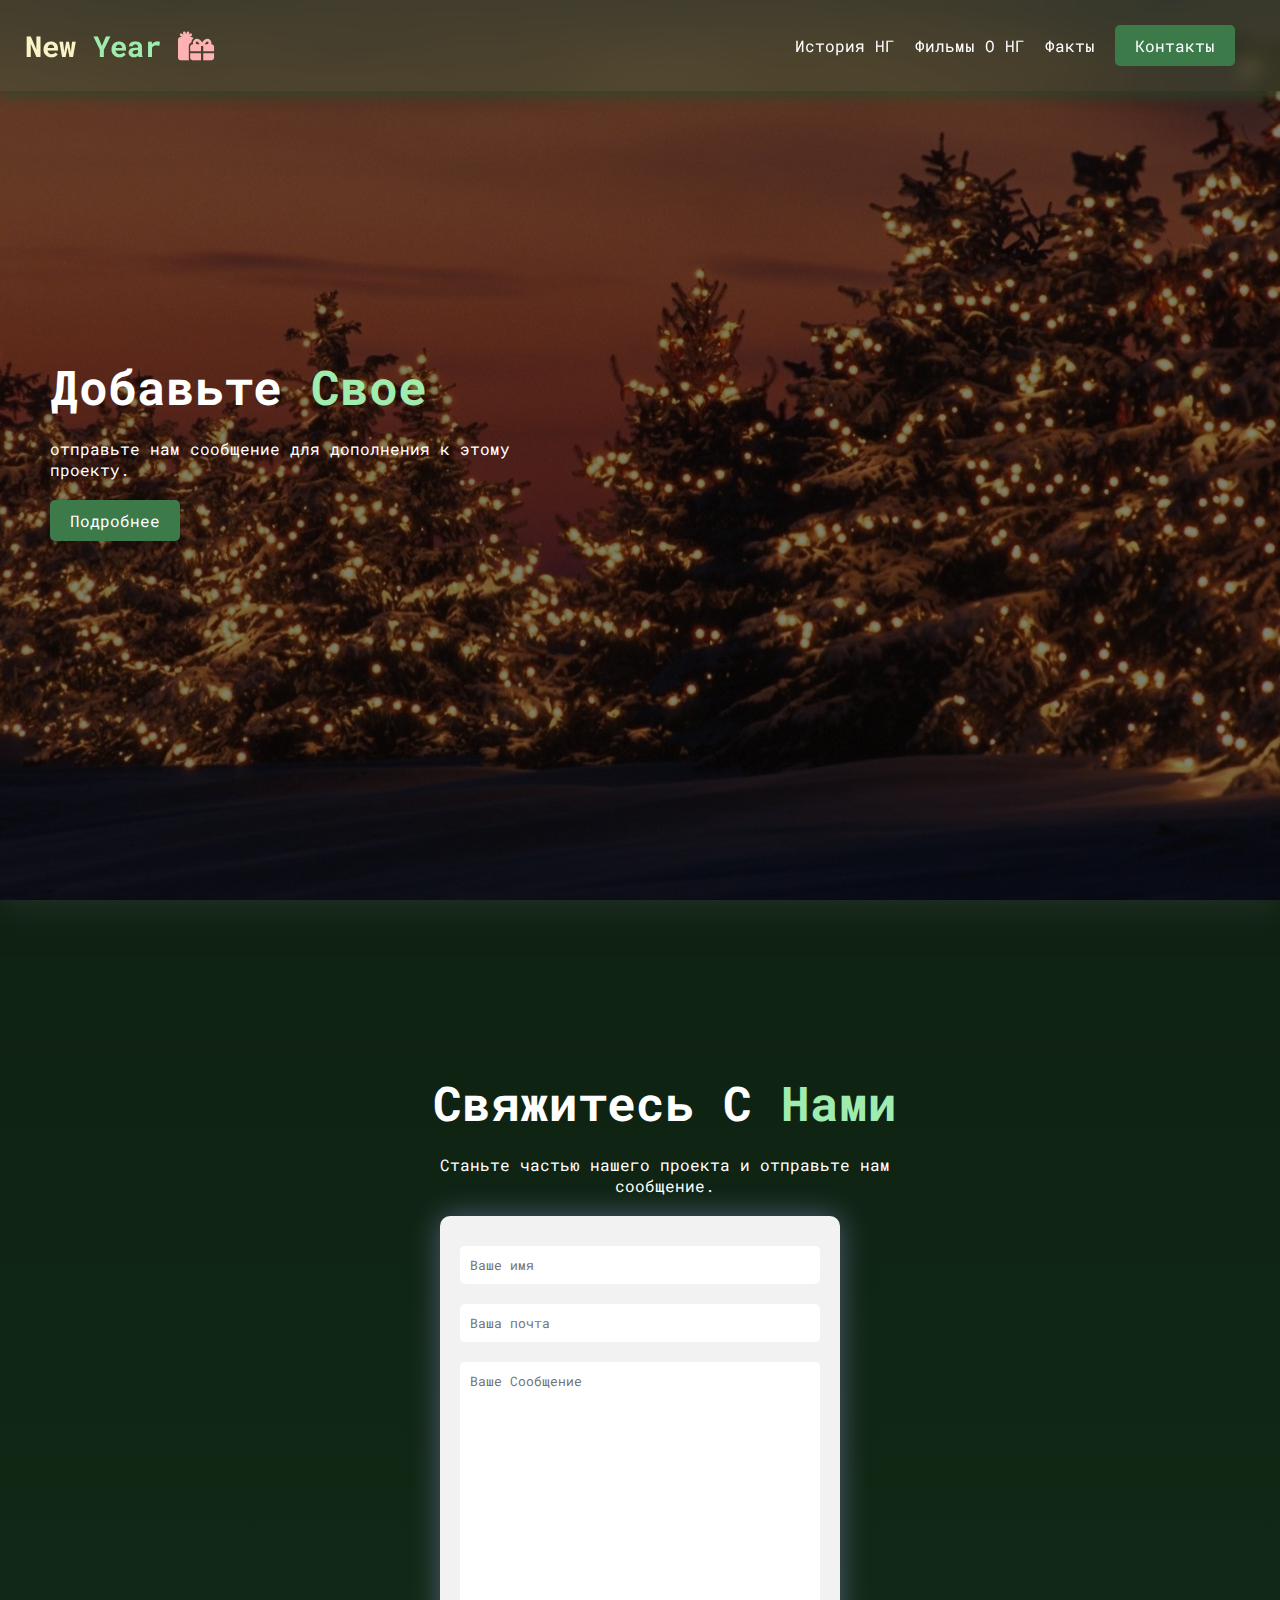
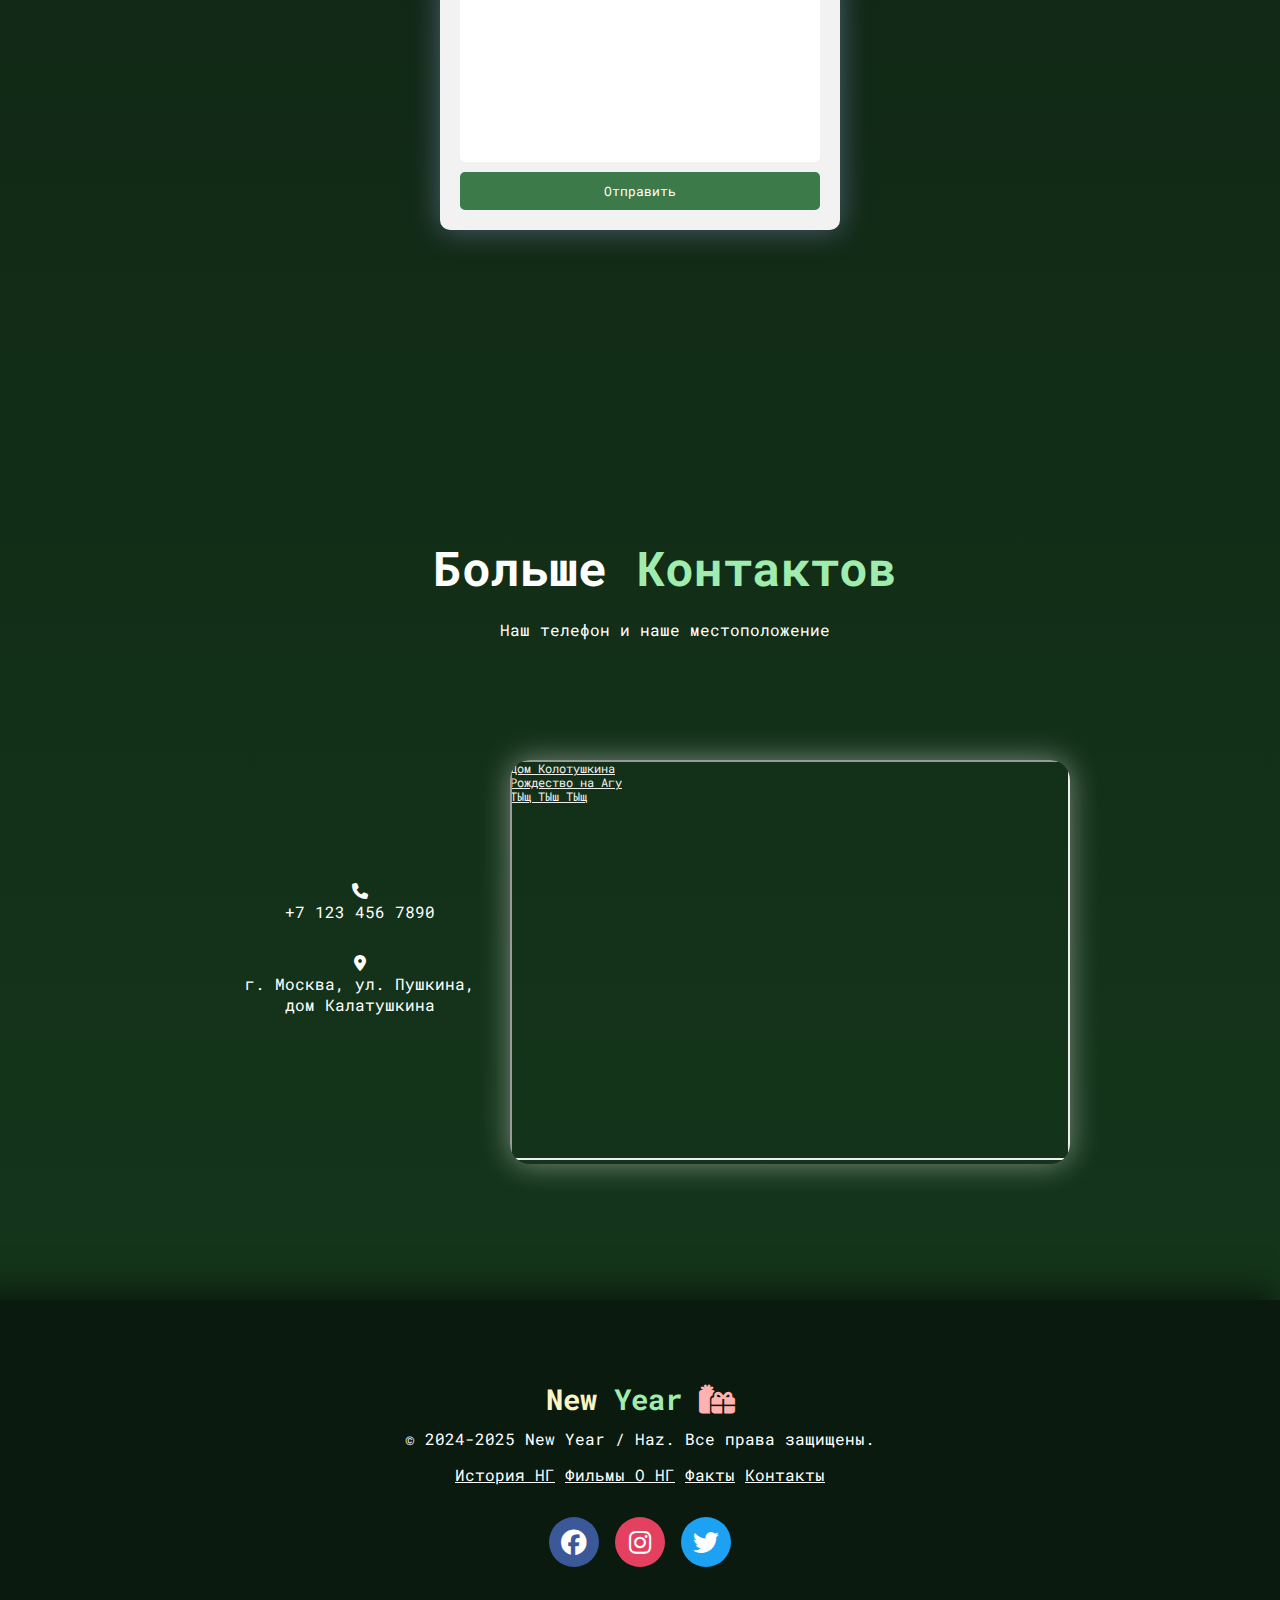
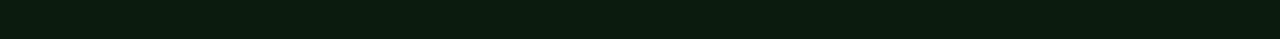
<file: pages/contacts.html>
<!DOCTYPE html>
<html lang="en">
<head>
    <meta charset="UTF-8">
    <meta name="viewport" content="width=device-width, initial-scale=1.0">
    <title>Contacs</title>
    <link rel="stylesheet" href="../styles/contacs.css">
    <link rel="stylesheet" href="../styles/style.css">
    <link rel="stylesheet" href="https://cdnjs.cloudflare.com/ajax/libs/font-awesome/6.7.2/css/all.min.css" integrity="sha512-Evv84Mr4kqVGRNSgIGL/F/aIDqQb7xQ2vcrdIwxfjThSH8CSR7PBEakCr51Ck+w+/U6swU2Im1vVX0SVk9ABhg==" crossorigin="anonymous" referrerpolicy="no-referrer" />
</head>
<body>

    <!-- snowfall -->
    <div id="snowfall-container"></div>

    <!-- header -->
    <header>
        <nav>
            <div class="container">
                <a href="../index.html" class="logo">New <span>Year </span><i class="fa-solid fa-gifts"></i></a>
                <div class="nav-list">
                    <a href="./history-of-new-year.html">История НГ</a>
                    <a href="./films.html">Фильмы О НГ</a>
                    <a href="./facts.html">Факты</a>
                    <a class="nav-btn" href="./contacts.html">Контакты</a>
                </div>
            </div>
        </nav>
        <div class="hero">
            <div class="text-container">
                <h1>Добавьте <span>Свое</span></h1>
                <p>отправьте нам сообщение для дополнения к этому проекту.</p>
                <a href="#contacts" class="btn">Подробнее</a>
            </div>
        </div>
    </header>

    <!-- main of html document -->

    <section class="contacts" id="contacts">
        <div class="container-block">
            <div class="text-container">
                <h2>Свяжитесь С <span>Нами</span></h2>
                <p>Станьте частью нашего проекта и отправьте нам сообщение.</p>
            </div>
            <form action="#">
                <input type="text" placeholder="Ваше имя" name="name">
                <input type="email" placeholder="Ваша почта" name="email">
                <textarea name="messege" id="messege" placeholder="Ваше Сообщение"></textarea>
                <button class="btn" type="submit">Отправить</button>
            </form>
        </div>
    </section>

    <section class="informations">
        <div class="container-block">
            <div class="text-container">
                <h2>Больше <span>Контактов</span></h2>
                <p>Наш телефон и наше местоположение</p>
            </div>
            <div class="container">
                <div class="ours">
                    <div class="info">
                        <i class="fa-solid fa-phone"></i>
                        <p>+7 123 456 7890</p>
                    </div>
                    <div class="info">
                        <i class="fa-solid fa-map-marker-alt"></i>
                        <p>г. Москва, ул. Пушкина, дом Калатушкина</p>
                    </div>
                </div>
                <div class="map" style="position:relative;overflow:hidden;"><a href="https://yandex.kz/maps/org/dom_kolotushkina/89067343641/?utm_medium=mapframe&utm_source=maps" style="color:#eee;font-size:12px;position:absolute;top:0px;">Дом Колотушкина</a><a href="https://yandex.kz/maps/1095/abakan/category/hardware_store/184107753/?utm_medium=mapframe&utm_source=maps" style="color:#eee;font-size:12px;position:absolute;top:14px;">Рождество на Агу</a><a href="https://yandex.kz/maps/1095/abakan/category/electric_and_gas_powered_tools/184107571/?utm_medium=mapframe&utm_source=maps" style="color:#eee;font-size:12px;position:absolute;top:28px;">ТЫщ ТЫш ТЫщ</a><iframe src="https://yandex.kz/map-widget/v1/?ll=91.420785%2C53.714429&mode=search&oid=89067343641&ol=biz&z=16.5" width="560" height="400" frameborder="1" allowfullscreen="true" style="position:relative;"></iframe></div>
            </div>
        </div>
    </section>

    <!-- footer -->

    <footer>
        <div class="container-block">
            <div class="text-footer">
                <a href="#" class="logo">New <span>Year </span><i class="fa-solid fa-gifts"></i></a>
                <p>&copy; 2024-2025 New Year / Haz. Все права защищены.</p>
            </div>
            <div class="links">
                <a href="./history-of-new-year.html">История НГ</a>
                <a href="./films.html">Фильмы О НГ</a>
                <a href="./facts.html">Факты</a>
                <a href="./contacts.html">Контакты </a>
            </div>
            <div class="soc">
                <a href="#" class="facebook"><i class="fa-brands fa-facebook"></i></a>
                <a href="#" class="instagramm"><i class="fa-brands fa-instagram"></i></a>
                <a href="#" class="twitter"><i class="fa-brands fa-twitter"></i></a>
            </div>
        </div>
    </footer>
    
    <!-- snowflake effect -->
    <script src="../javascript/snow.js"></script>
</body>
</html>
</file>
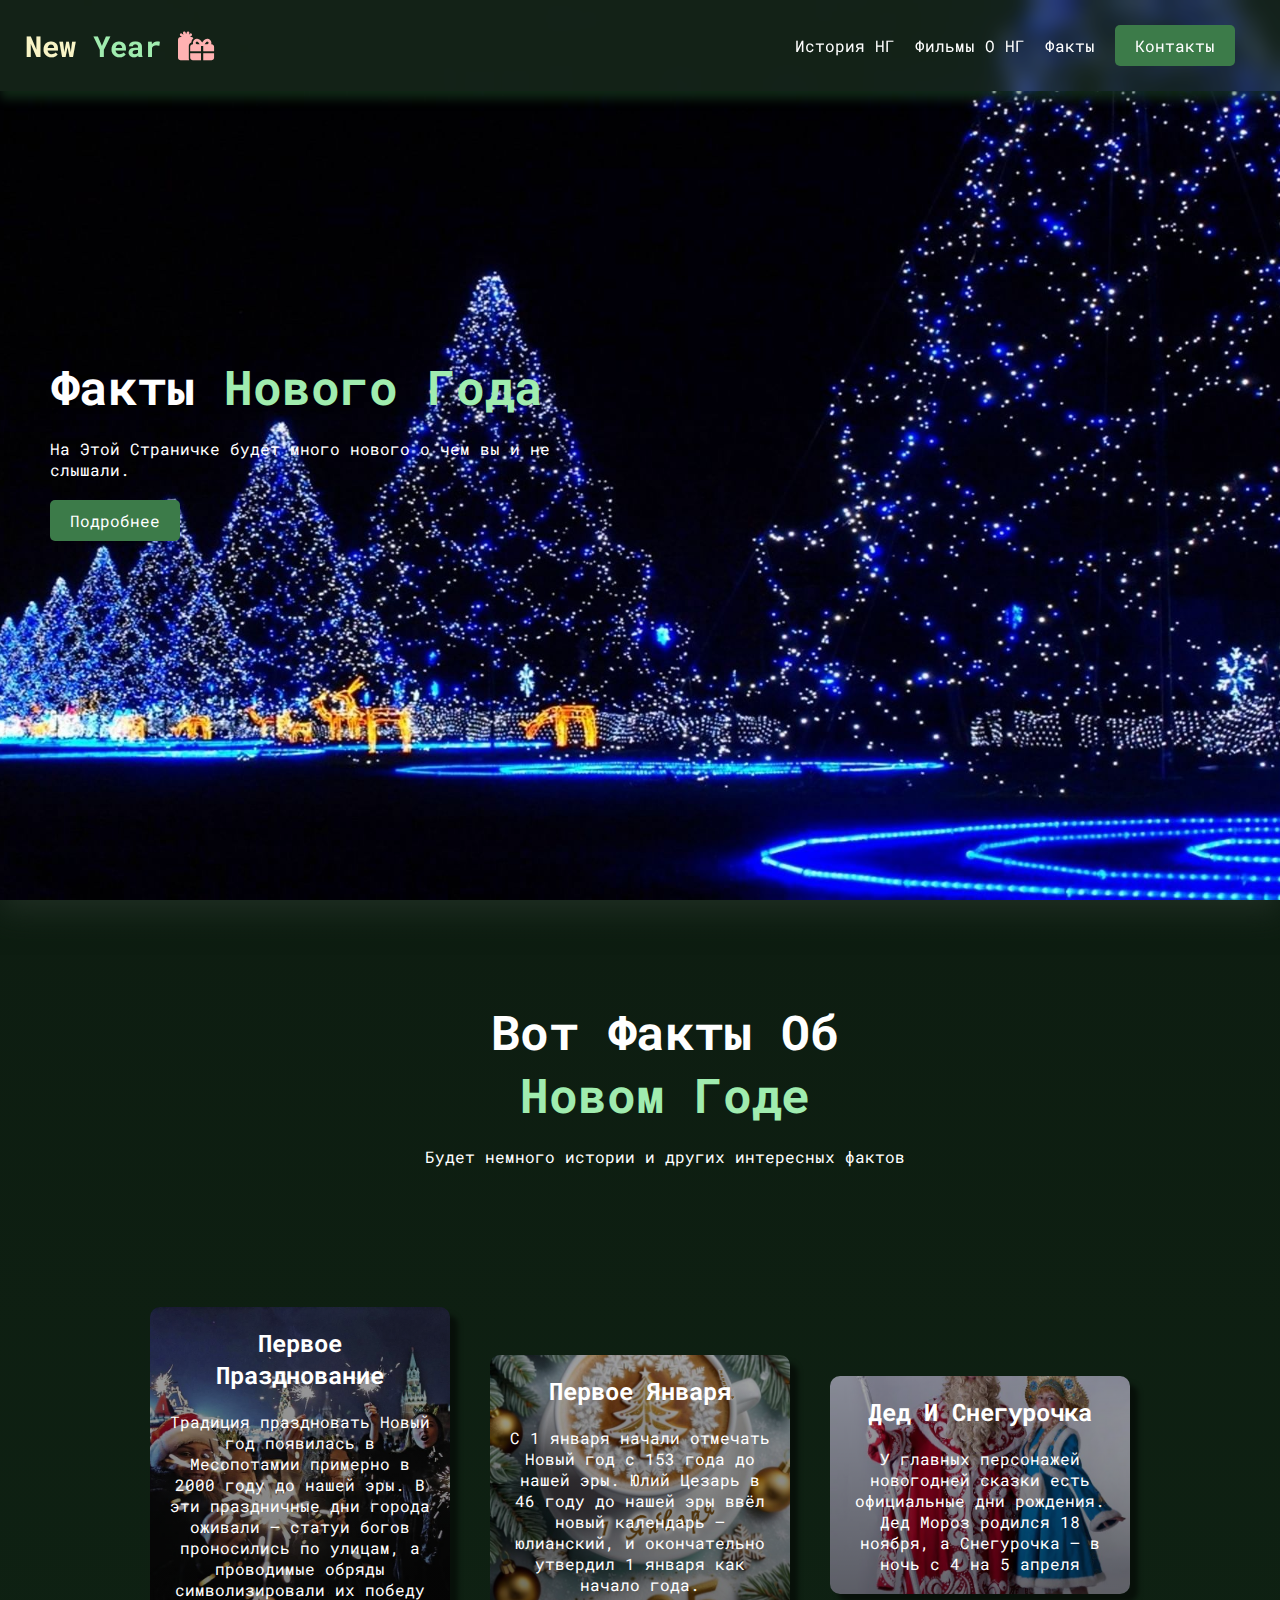
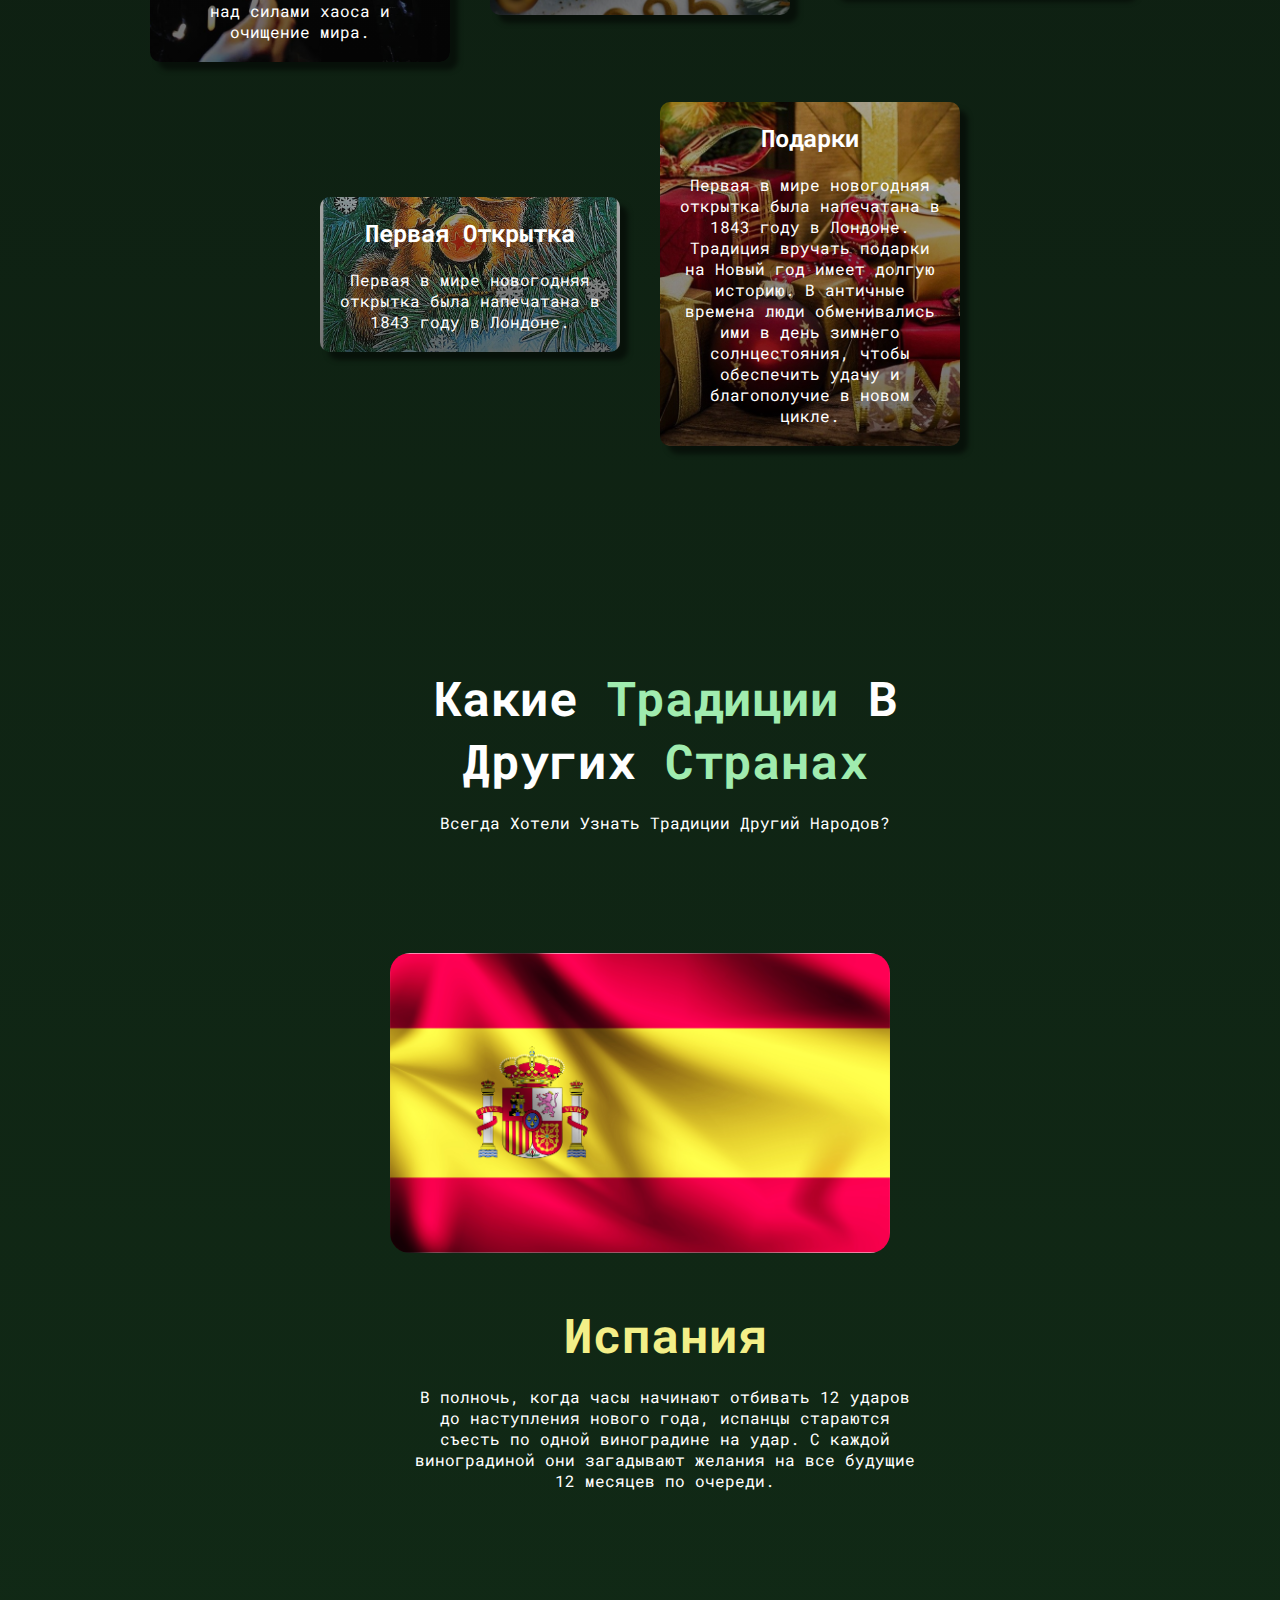
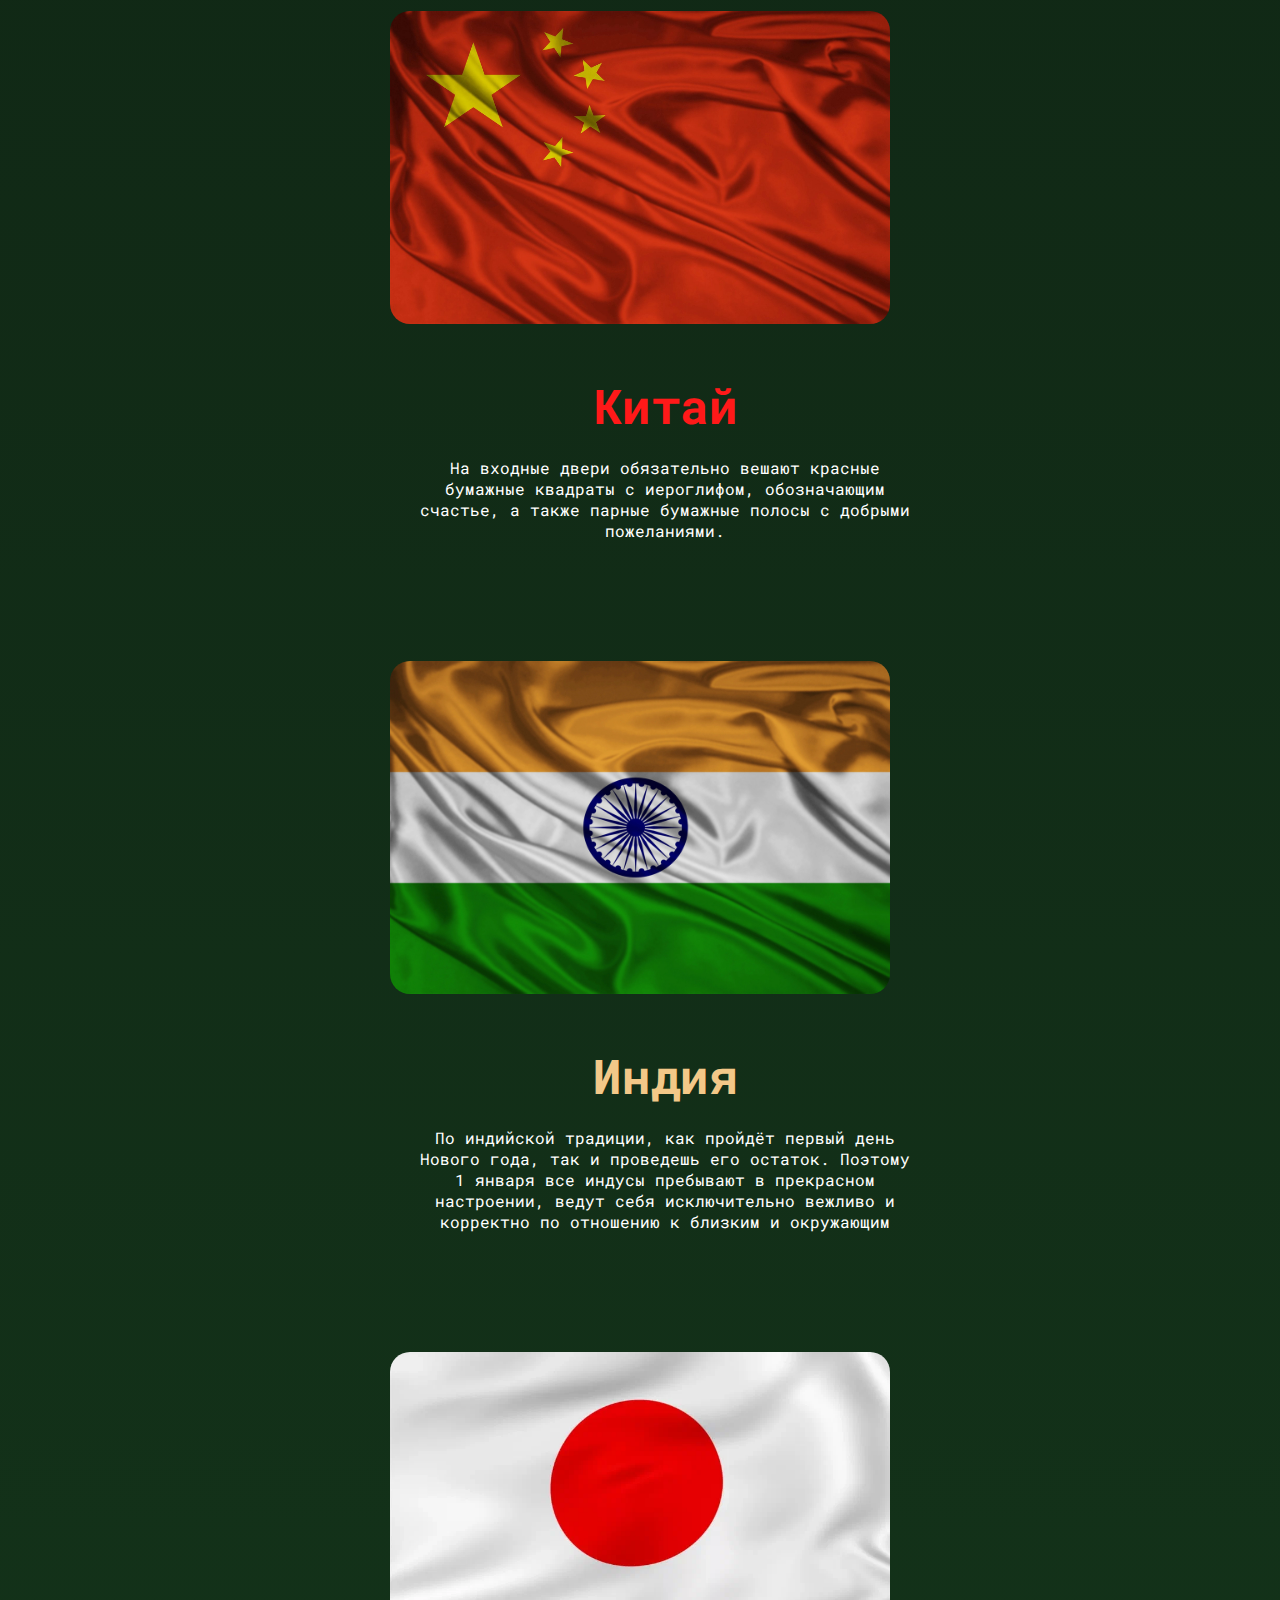
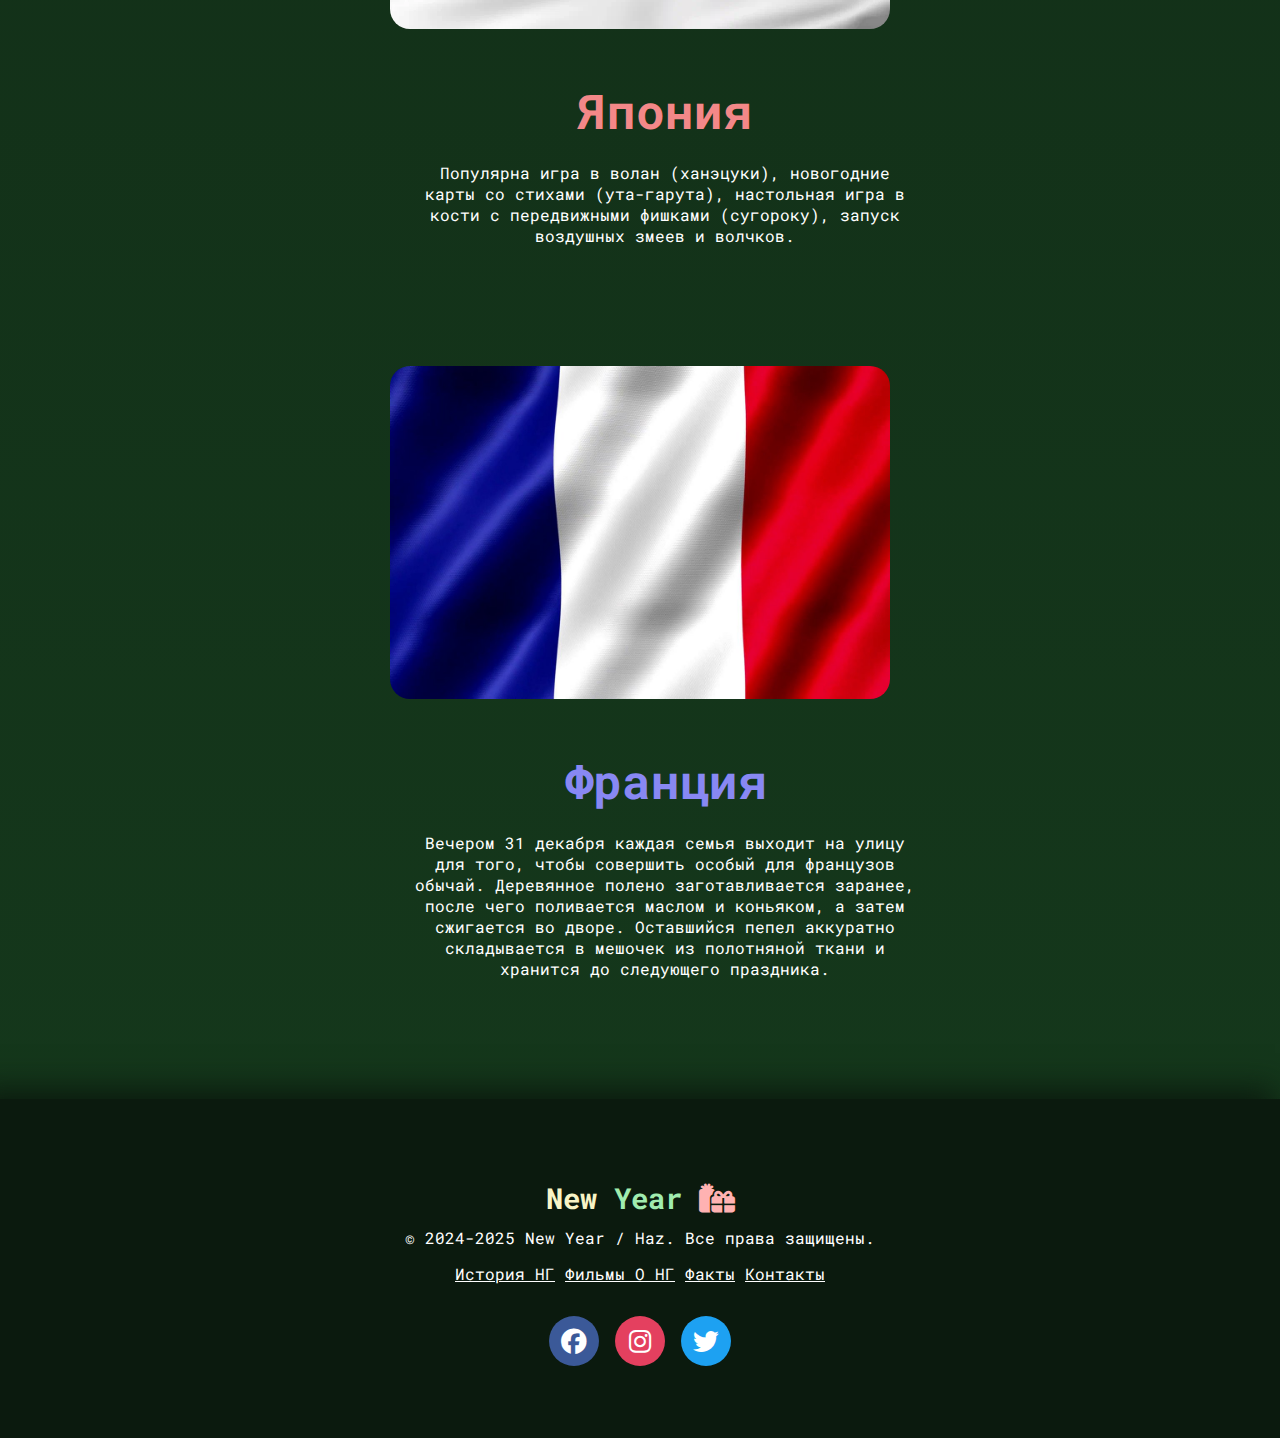
<file: pages/facts.html>
<!DOCTYPE html>
<html lang="en">
<head>
    <meta charset="UTF-8">
    <link rel="stylesheet" href="../styles/style.css">
    <meta name="viewport" content="width=4, initial-scale=1.0">
    <title>Facts</title>
    <link rel="stylesheet" href="https://cdnjs.cloudflare.com/ajax/libs/font-awesome/6.7.2/css/all.min.css" integrity="sha512-Evv84Mr4kqVGRNSgIGL/F/aIDqQb7xQ2vcrdIwxfjThSH8CSR7PBEakCr51Ck+w+/U6swU2Im1vVX0SVk9ABhg==" crossorigin="anonymous" referrerpolicy="no-referrer" />
    <link rel="stylesheet" href="../styles/facts.css">
</head>
<body>

    <!-- header section with hero -->

    <header>
        <nav>
            <div class="container">
                <a href="../index.html" class="logo">New <span>Year </span><i class="fa-solid fa-gifts"></i></a>
                <div class="nav-list">
                    <a href="./history-of-new-year.html">История НГ</a>
                    <a href="./films.html">Фильмы О НГ</a>
                    <a href="./facts.html">Факты</a>
                    <a class="nav-btn" href="./contacts.html">Контакты</a>
                </div>
            </div>
        </nav>
        <div class="hero">
            <div class="text-container">
                <h1>Факты <span>Нового Года</span></h1>
                <p>На Этой Страничке будет много нового о чем вы и не слышали.</p>
                <a href="#facts" class="btn">Подробнее</a>
            </div>
        </div>
    </header>

    <!-- main content site -->

    <main>

        <section class="facts" id="facts">
            <div class="container-block">
                <div class="text-container">
                    <h2>Вот Факты Об <span>Новом Годе</span></h2>
                    <p>Будет немного истории и других интересных фактов</p>
                </div>
                <div class="facts-list">
                    <div class="fact a">
                        <h2>Первое Празднование</h2>
                        <p>Традиция праздновать Новый год появилась в Месопотамии примерно в 2000 году до нашей эры. В эти праздничные дни города оживали — статуи богов проносились по улицам, а проводимые обряды символизировали их победу над силами хаоса и очищение мира.</p>
                    </div>
                    <div class="fact b">
                        <h2>Первое Января</h2>
                        <p>С 1 января начали отмечать Новый год с 153 года до нашей эры. Юлий Цезарь в 46 году до нашей эры ввёл новый календарь — юлианский, и окончательно утвердил 1 января как начало года.</p>
                    </div>
                    <div class="fact c">
                        <h2>Дед И Снегурочка</h2>
                        <p>У главных персонажей новогодней сказки есть официальные дни рождения. Дед Мороз родился 18 ноября, а Снегурочка — в ночь с 4 на 5 апреля</p>
                    </div>
                    <div class="fact d">
                        <h2>Первая Открытка</h2>
                        <p>Первая в мире новогодняя открытка была напечатана в 1843 году в Лондоне. </p>
                    </div>
                    <div class="fact e">
                        <h2>Подарки</h2>
                        <p>Первая в мире новогодняя открытка была напечатана в 1843 году в Лондоне. Традиция вручать подарки на Новый год имеет долгую историю. В античные времена люди обменивались ими в день зимнего солнцестояния, чтобы обеспечить удачу и благополучие в новом цикле.</p>
                    </div>
                </div>
            </div>
        </section>

        <!-- section tradition our contries -->

        <section class="traditions" id="trad">
            <div class="container-block">
                <div class="text-container">
                    <h2>Какие <span>Традиции</span> В Других<span> Странах</span></h2>
                    <p>Всегда Хотели Узнать Традиции Другий Народов?</p>
                </div>
                <div class="trad-list">
                    <div class="spain trad">
                        <div class="text-container">
                            <h2><span style="color: rgb(243, 239, 136);">Испания</span></h2>
                            <p>В полночь, когда часы начинают отбивать 12 ударов до наступления нового года, испанцы стараются съесть по одной виноградине на удар. С каждой виноградиной они загадывают желания на все будущие 12 месяцев по очереди.</p>
                        </div>
                        <img src="../images/countryes/spain.jpg" alt="">
                    </div>
                    <div class="china trad">
                        <div class="text-container">
                            <h2><span style="color: rgb(255, 25, 25);">Китай</span></h2>
                            <p> На входные двери обязательно вешают красные бумажные квадраты с иероглифом, обозначающим счастье, а также парные бумажные полосы с добрыми пожеланиями.</p>
                        </div>
                        <img src="../images/countryes/chinf.jpg" alt="">
                    </div>
                    <div class="india trad">
                        <div class="text-container">
                            <h2><span style="color: rgb(243, 200, 136);">Индия</span></h2>
                            <p>По индийской традиции, как пройдёт первый день Нового года, так и проведешь его остаток. Поэтому 1 января все индусы пребывают в прекрасном настроении, ведут себя исключительно вежливо и корректно по отношению к близким и окружающим</p>
                        </div>
                        <img src="../images/countryes/india.jpg" alt="">
                    </div>
                    <div class="japan trad">
                        <div class="text-container">
                            <h2><span style="color: rgb(243, 136, 136);">Япония</span></h2>
                            <p>Популярна игра в волан (ханэцуки), новогодние карты со стихами (ута-гарута), настольная игра в кости с передвижными фишками (сугороку), запуск воздушных змеев и волчков. </p>
                        </div>
                        <img src="../images/countryes/japan.webp" alt="">
                    </div>
                    <div class="france trad">
                        <div class="text-container">
                            <h2><span style="color: rgb(136, 136, 243);">Франция</span></h2>
                            <p> Вечером 31 декабря каждая семья выходит на улицу для того, чтобы совершить особый для французов обычай. Деревянное полено заготавливается заранее, после чего поливается маслом и коньяком, а затем сжигается во дворе. Оставшийся пепел аккуратно складывается в мешочек из полотняной ткани и хранится до следующего праздника.  </p>
                        </div>
                        <img src="../images/countryes/France.jpg" alt="">
                    </div>

                </div>
            </div>
        </section>

    </main>

    <!-- footer -->

    <footer>
        <div class="container-block">
            <div class="text-footer">
                <a href="#" class="logo">New <span>Year </span><i class="fa-solid fa-gifts"></i></a>
                <p>&copy; 2024-2025 New Year / Haz. Все права защищены.</p>
            </div>
            <div class="links">
                <a href="./history-of-new-year.html">История НГ</a>
                <a href="./films.html">Фильмы О НГ</a>
                <a href="./facts.html">Факты</a>
                <a href="./contacts.html">Контакты </a>
            </div>
            <div class="soc">
                <a href="#" class="facebook"><i class="fa-brands fa-facebook"></i></a>
                <a href="#" class="instagramm"><i class="fa-brands fa-instagram"></i></a>
                <a href="#" class="twitter"><i class="fa-brands fa-twitter"></i></a>
            </div>
        </div>
    </footer>

    <!-- snowflake effect -->
    <script src="../javascript/snow.js"></script>
</body>
</html>
</file>
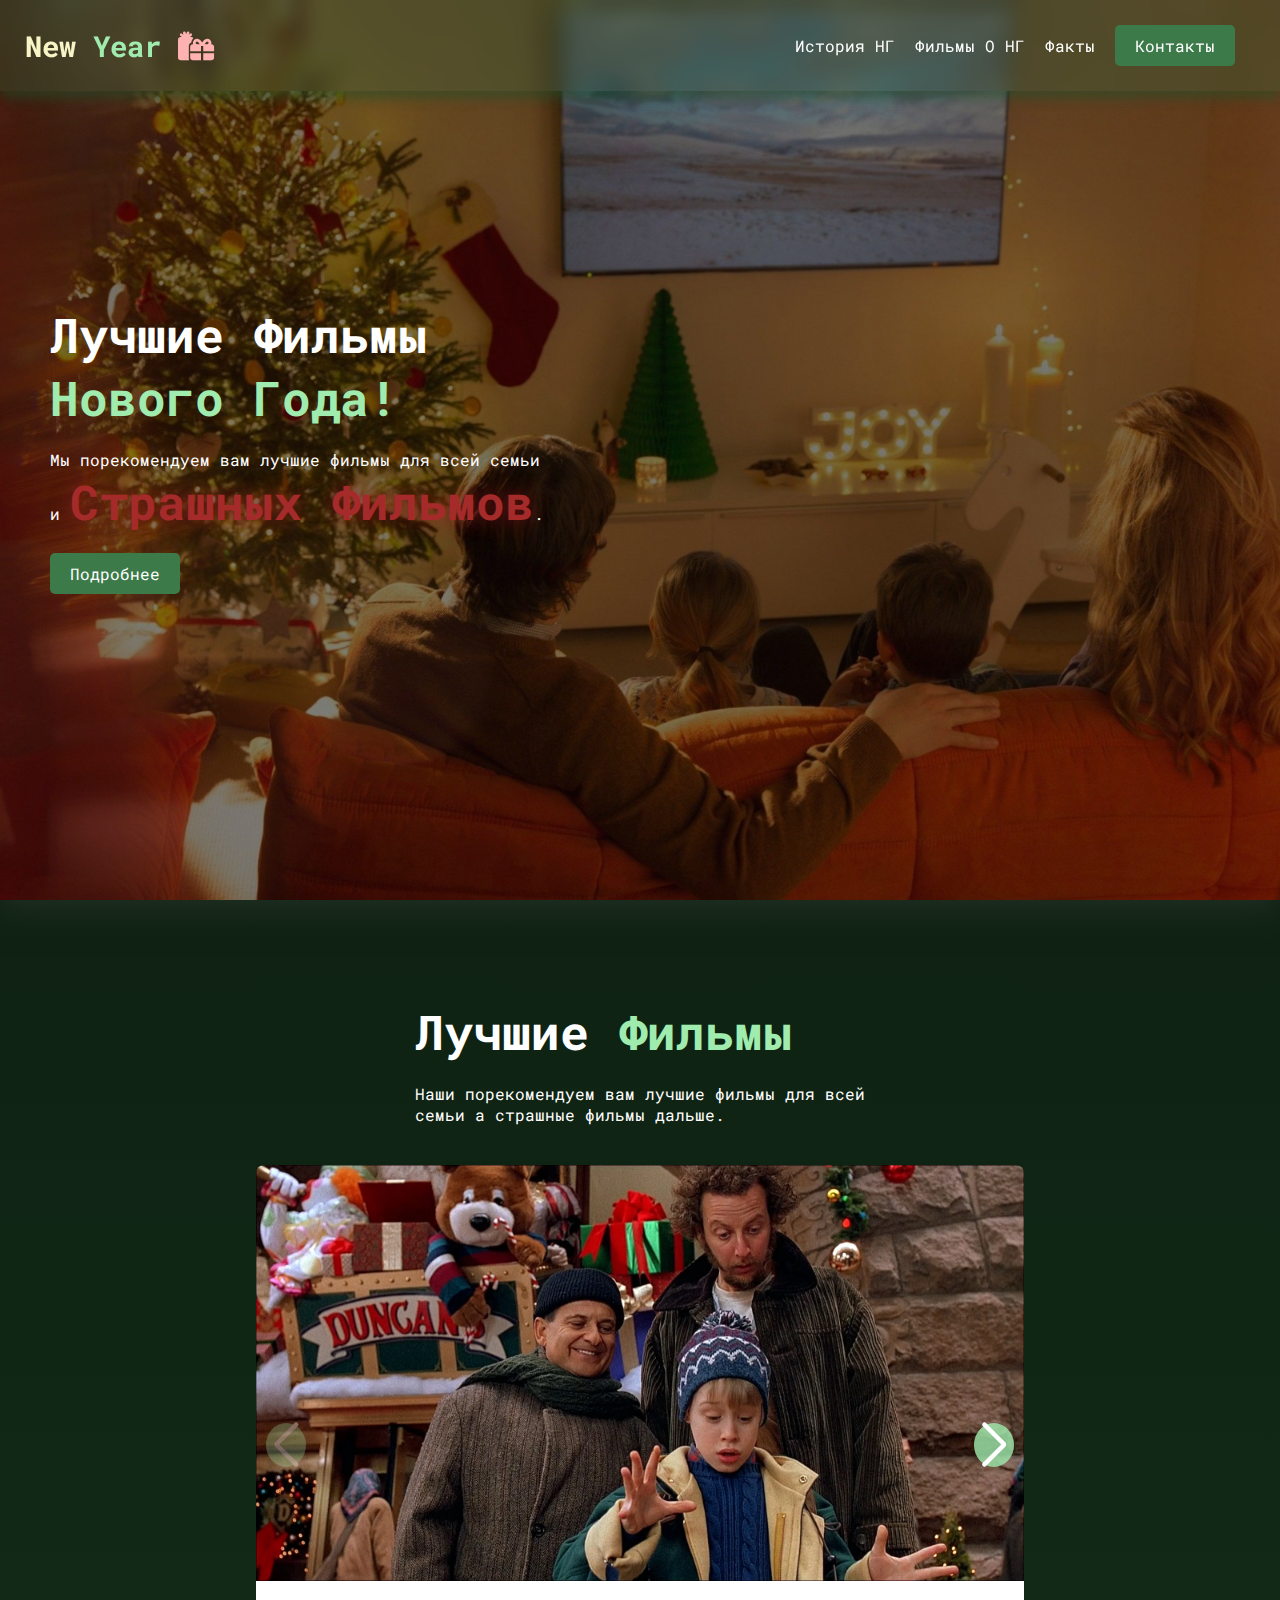
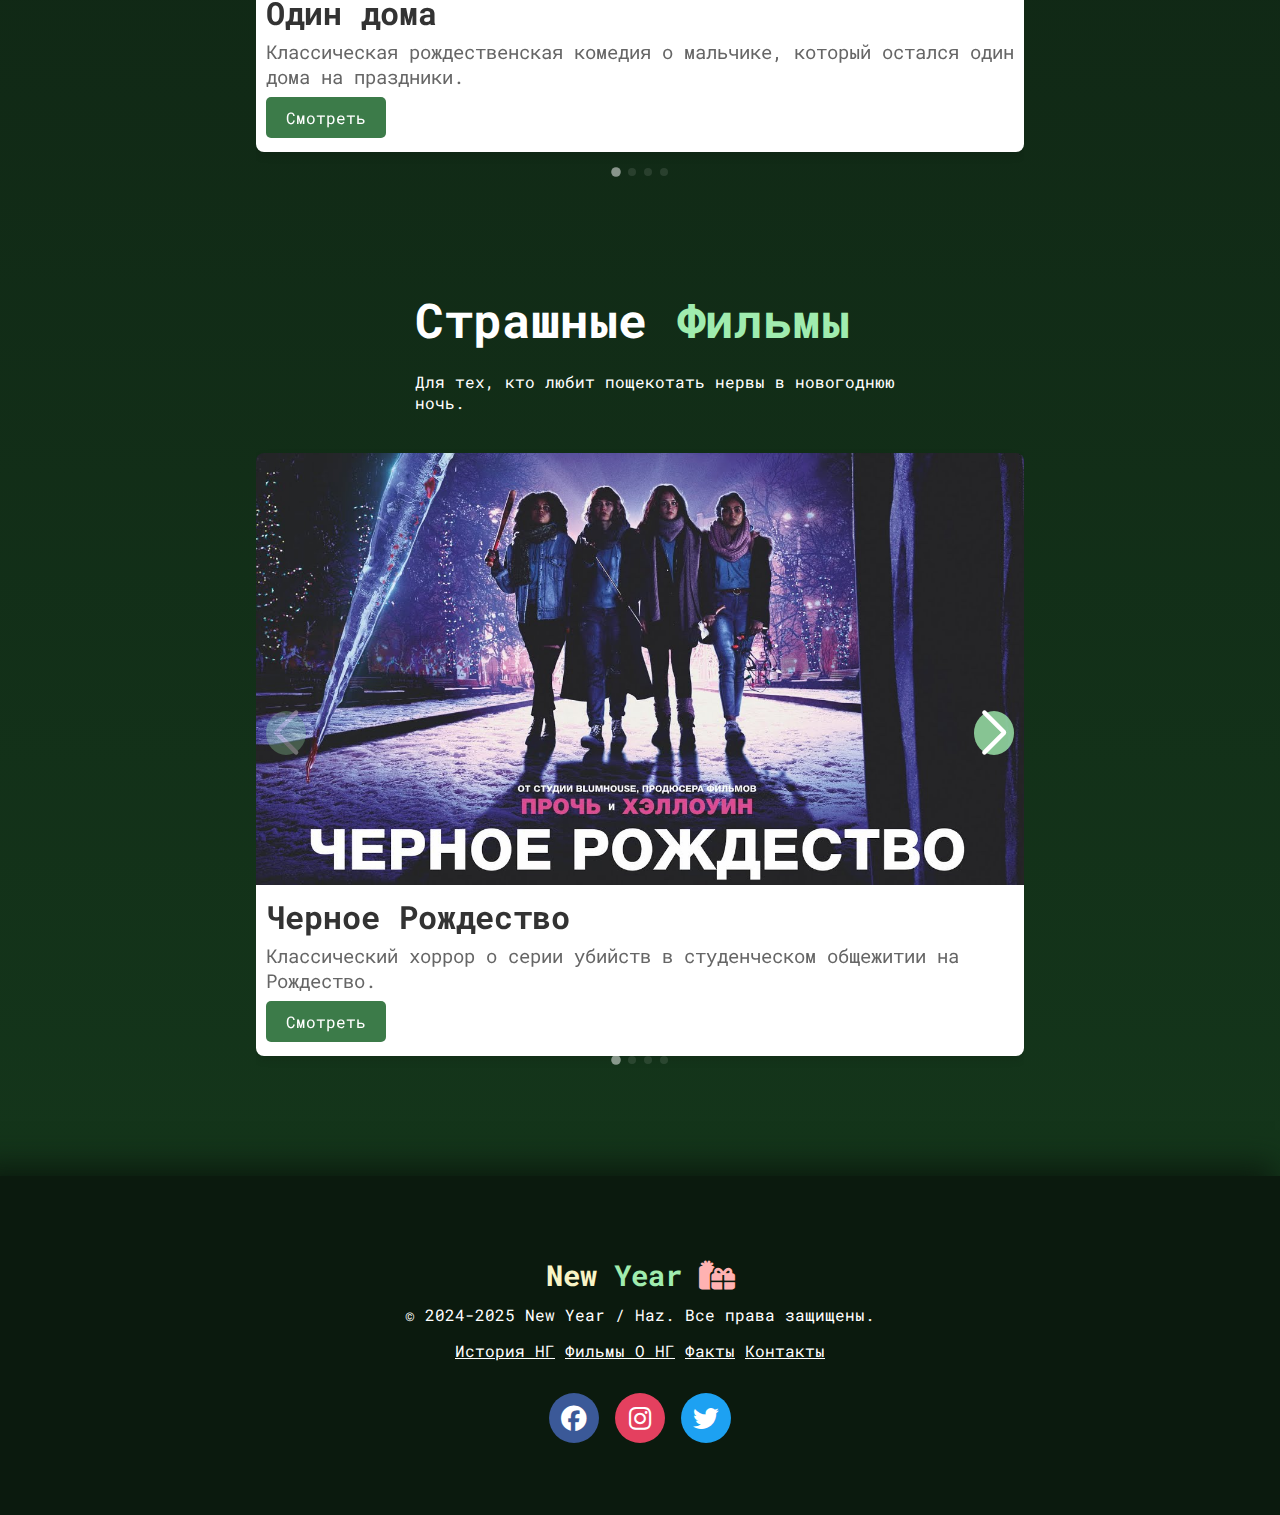
<file: pages/films.html>
<!DOCTYPE html>
<html lang="en">
<head>
    <meta charset="UTF-8">
    <meta name="viewport" content="width=device-width, initial-scale=1.0">
    <title>Films</title>
    <link rel="stylesheet" href="https://cdnjs.cloudflare.com/ajax/libs/font-awesome/6.7.2/css/all.min.css" integrity="sha512-Evv84Mr4kqVGRNSgIGL/F/aIDqQb7xQ2vcrdIwxfjThSH8CSR7PBEakCr51Ck+w+/U6swU2Im1vVX0SVk9ABhg==" crossorigin="anonymous" referrerpolicy="no-referrer" />
    <link rel="stylesheet" href="../styles/film.css">
    <link rel="stylesheet" href="https://unpkg.com/swiper/swiper-bundle.min.css" />
    <link rel="stylesheet" href="../styles/style.css">
</head>
<body>

    <!-- snowfall -->
    <div id="snowfall-container"></div>


    <!-- header -->

    <header>
        <nav>
            <div class="container">
                <a href="../index.html" class="logo">New <span>Year </span><i class="fa-solid fa-gifts"></i></a>
                <div class="nav-list">
                    <a href="./history-of-new-year.html">История НГ</a>
                    <a href="./films.html">Фильмы О НГ</a>
                    <a href="./facts.html">Факты</a>
                    <a class="nav-btn" href="./contacts.html">Контакты</a>
                </div>
            </div>
        </nav>
        <div class="hero">
            <div class="text-container">
                <h1>Лучшие Фильмы <span>Нового Года!</span></h1>
                <p>Мы порекомендуем вам лучшие фильмы для всей семьи и <span style="color: brown;font-weight: bolder;text-shadow: 0px 0px 20px #991b1bc3;">Страшных Фильмов</span>.</p>
                <a href="#films" class="btn">Подробнее</a>
            </div>
        </div>
    </header>

    <!-- main of html document -->
    
    <main>
        <section class="films" id="films">

            <div class="text-container">
                <h2>Лучшие <span>Фильмы</span></h2>
                <p>Наши порекомендуем вам лучшие фильмы для всей семьи а страшные фильмы дальше.</p>
            </div>

            <div class="swiper-container" style="width: 60%; margin: 0 auto;">
                <div class="swiper-wrapper">
                    <!-- Slide 1 -->
                    <div class="swiper-slide">
                        <img src="../images/slide-alone.webp" alt="Movie 1">
                        <div class="slide-content">
                            <h3>Один дома</h3>
                            <p>Классическая рождественская комедия о мальчике, который остался один дома на праздники.</p>
                            <a class="btn" href="#">Смотреть</a>
                        </div>
                    </div>
                    <!-- Slide 2 -->
                    <div class="swiper-slide">
                        <img src="../images/slider-grinch.jpg" alt="Movie 2">
                        <div class="slide-content">
                            <h3>Гринч - похититель Рождества</h3>
                            <p>Забавная история о зеленом существе, которое пытается украсть Рождество.</p>
                            <a class="btn" href="#">Смотреть</a>
                        </div>
                    </div>
                    <!-- Slide 3 -->
                    <div class="swiper-slide">
                        <img src="../images/slide-polar.webp" alt="Movie 3">
                        <div class="slide-content">
                            <h3>Полярный экспресс</h3>
                            <p>Волшебное путешествие мальчика на Северный полюс в канун Рождества.</p>
                            <a class="btn" href="#">Смотреть</a>
                        </div>
                    </div>
                    <!-- slide 4 -->
                    <div class="swiper-slide">
                        <img src="../images/slide-christ.jfif" alt="Movie 3">
                        <div class="slide-content">
                            <h3>Рождественская история</h3>
                            <p>Экранизация классической повести Чарльза Диккенса о скряге Эбенезере Скрудже.</p>
                            <a class="btn" href="#">Смотреть</a>
                        </div>
                    </div>
                </div>
                <!-- Add pagination -->
                <div class="swiper-pagination"></div>
                <!-- Add navigation buttons -->
                <div class="swiper-button-prev"></div>
                <div class="swiper-button-next"></div>
            </div>
        </section>
        <!-- Слайдер с страшными фильмами (новый) -->
        <section style="margin-top: 100px;" class="films">
            <div class="text-container">
                <h2>Страшные <span>Фильмы</span></h2>
                <p>Для тех, кто любит пощекотать нервы в новогоднюю ночь.</p>
            </div>

            <div class="swiper-container" style="width: 60%; margin: 0 auto;">
                <div class="swiper-wrapper">
                    <!-- Slide 1 -->
                    <div class="swiper-slide">
                        <img src="../images/scary-movies/black-christmas.jpg" alt="Black Christmas">
                        <div class="slide-content">
                            <h3>Черное Рождество</h3>
                            <p>Классический хоррор о серии убийств в студенческом общежитии на Рождество.</p>
                            <a class="btn" href="#">Смотреть</a>
                        </div>
                    </div>
                    <!-- Slide 2 -->
                    <div class="swiper-slide">
                        <img src="../images/scary-movies/krampus.jpg" alt="Krampus">
                        <div class="slide-content">
                            <h3>Крампус</h3>
                            <p>История о злом духе, который наказывает тех, кто не верит в Рождество.</p>
                            <a class="btn" href="#">Смотреть</a>
                        </div>
                    </div>
                    <!-- Slide 3 -->
                    <div class="swiper-slide">
                        <img src="../images/scary-movies/the-lodge.jpg" alt="The Lodge">
                        <div class="slide-content">
                            <h3>Лодж</h3>
                            <p>Психологический хоррор о семье, застрявшей в заснеженном домике.</p>
                            <a class="btn" href="#">Смотреть</a>
                        </div>
                    </div>
                    <!-- Slide 4 -->
                    <div class="swiper-slide">
                        <img src="../images/scary-movies/wind-chill.jpg" alt="Wind Chill">
                        <div class="slide-content">
                            <h3>Морозный ветер</h3>
                            <p>История о двух студентах, которые сталкиваются с призраками на заснеженной дороге.</p>
                            <a class="btn" href="#">Смотреть</a>
                        </div>
                    </div>
                </div>
                <!-- Add pagination -->
                <div class="swiper-pagination"></div>
                <!-- Add navigation buttons -->
                <div class="swiper-button-prev"></div>
                <div class="swiper-button-next"></div>
            </div>
        </section>
    </main>

    <!-- footer -->

    <footer>
        <div class="container-block">
            <div class="text-footer">
                <a href="#" class="logo">New <span>Year </span><i class="fa-solid fa-gifts"></i></a>
                <p>&copy; 2024-2025 New Year / Haz. Все права защищены.</p>
            </div>
            <div class="links">
                <a href="./history-of-new-year.html">История НГ</a>
                <a href="./films.html">Фильмы О НГ</a>
                <a href="./facts.html">Факты</a>
                <a href="./contacts.html">Контакты </a>
            </div>
            <div class="soc">
                <a href="#" class="facebook"><i class="fa-brands fa-facebook"></i></a>
                <a href="#" class="instagramm"><i class="fa-brands fa-instagram"></i></a>
                <a href="#" class="twitter"><i class="fa-brands fa-twitter"></i></a>
            </div>
        </div>
    </footer>

    <!-- snowflake effect -->
    <script src="../javascript/snow.js"></script>
    <!-- Add Swiper JS -->
    <script src="https://unpkg.com/swiper/swiper-bundle.min.js"></script>
    <script src="../javascript/swiper.js"></script>
</body>
</html>
</file>
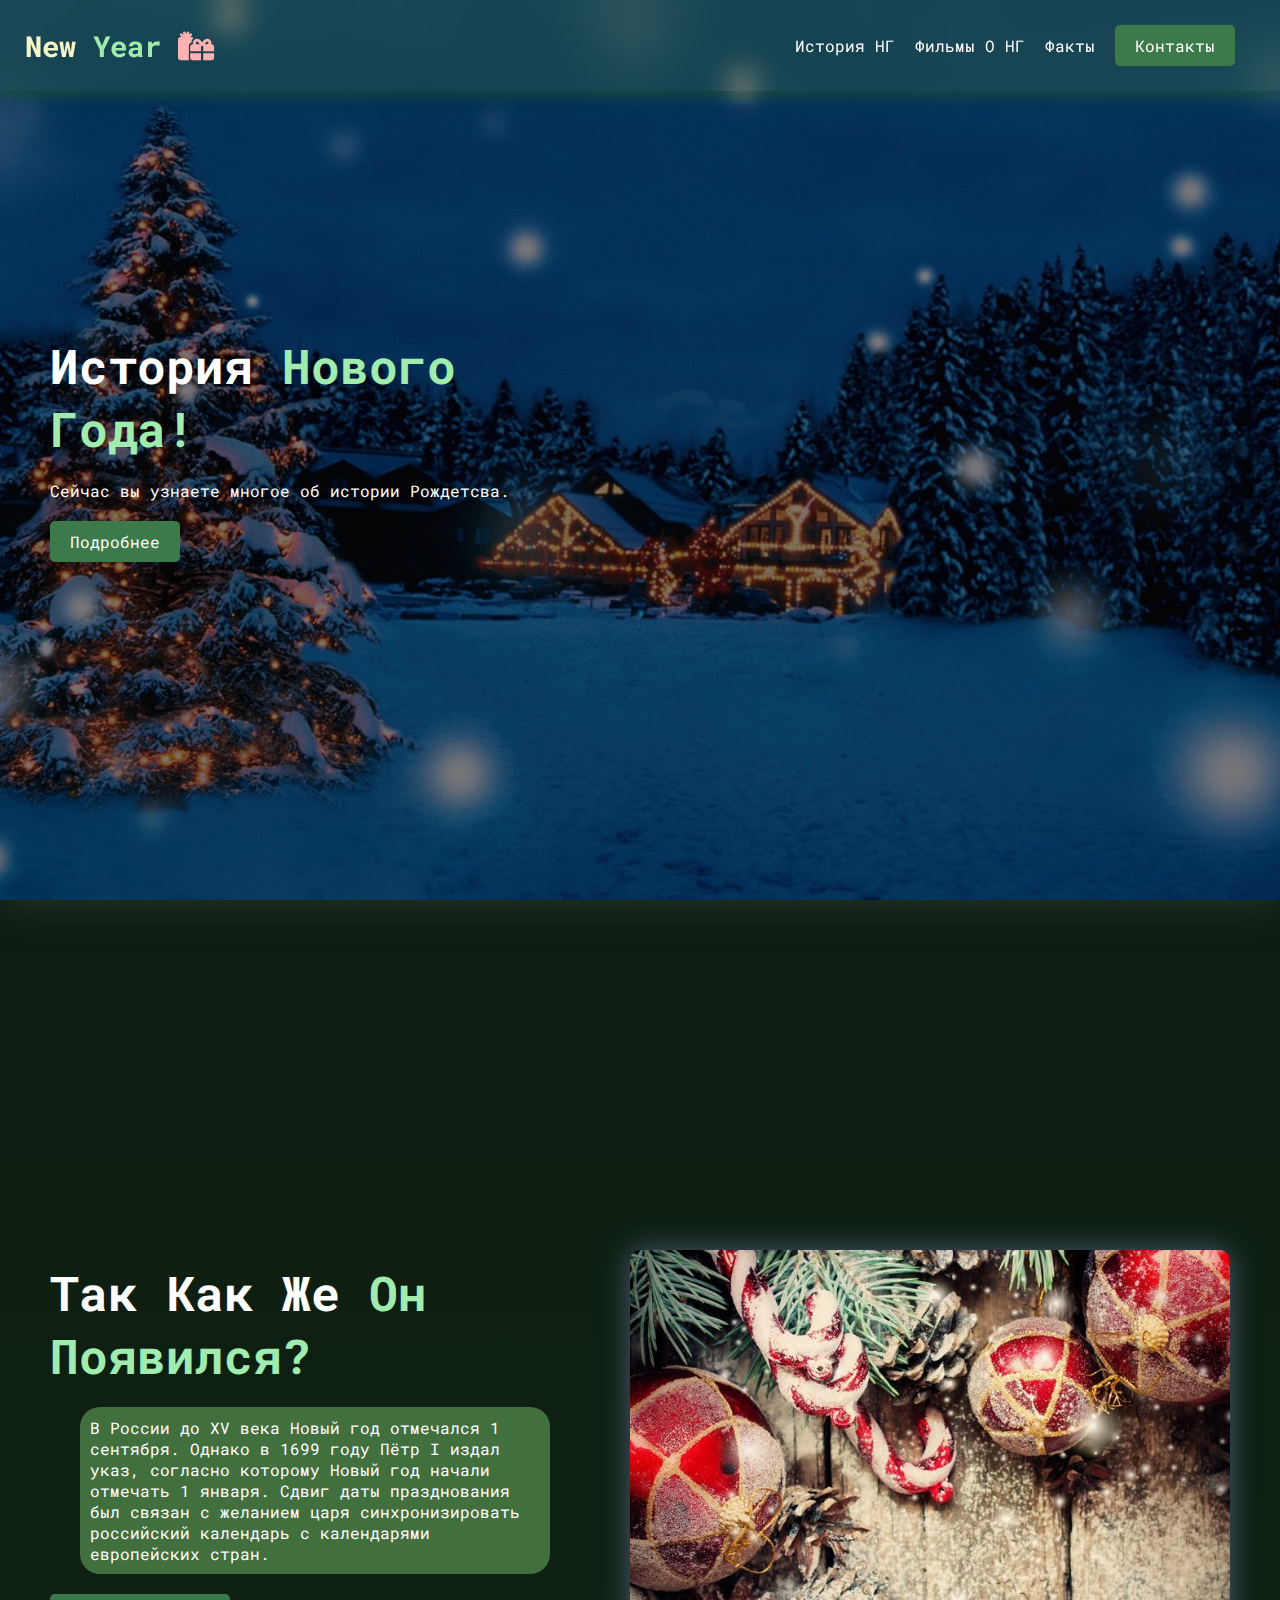
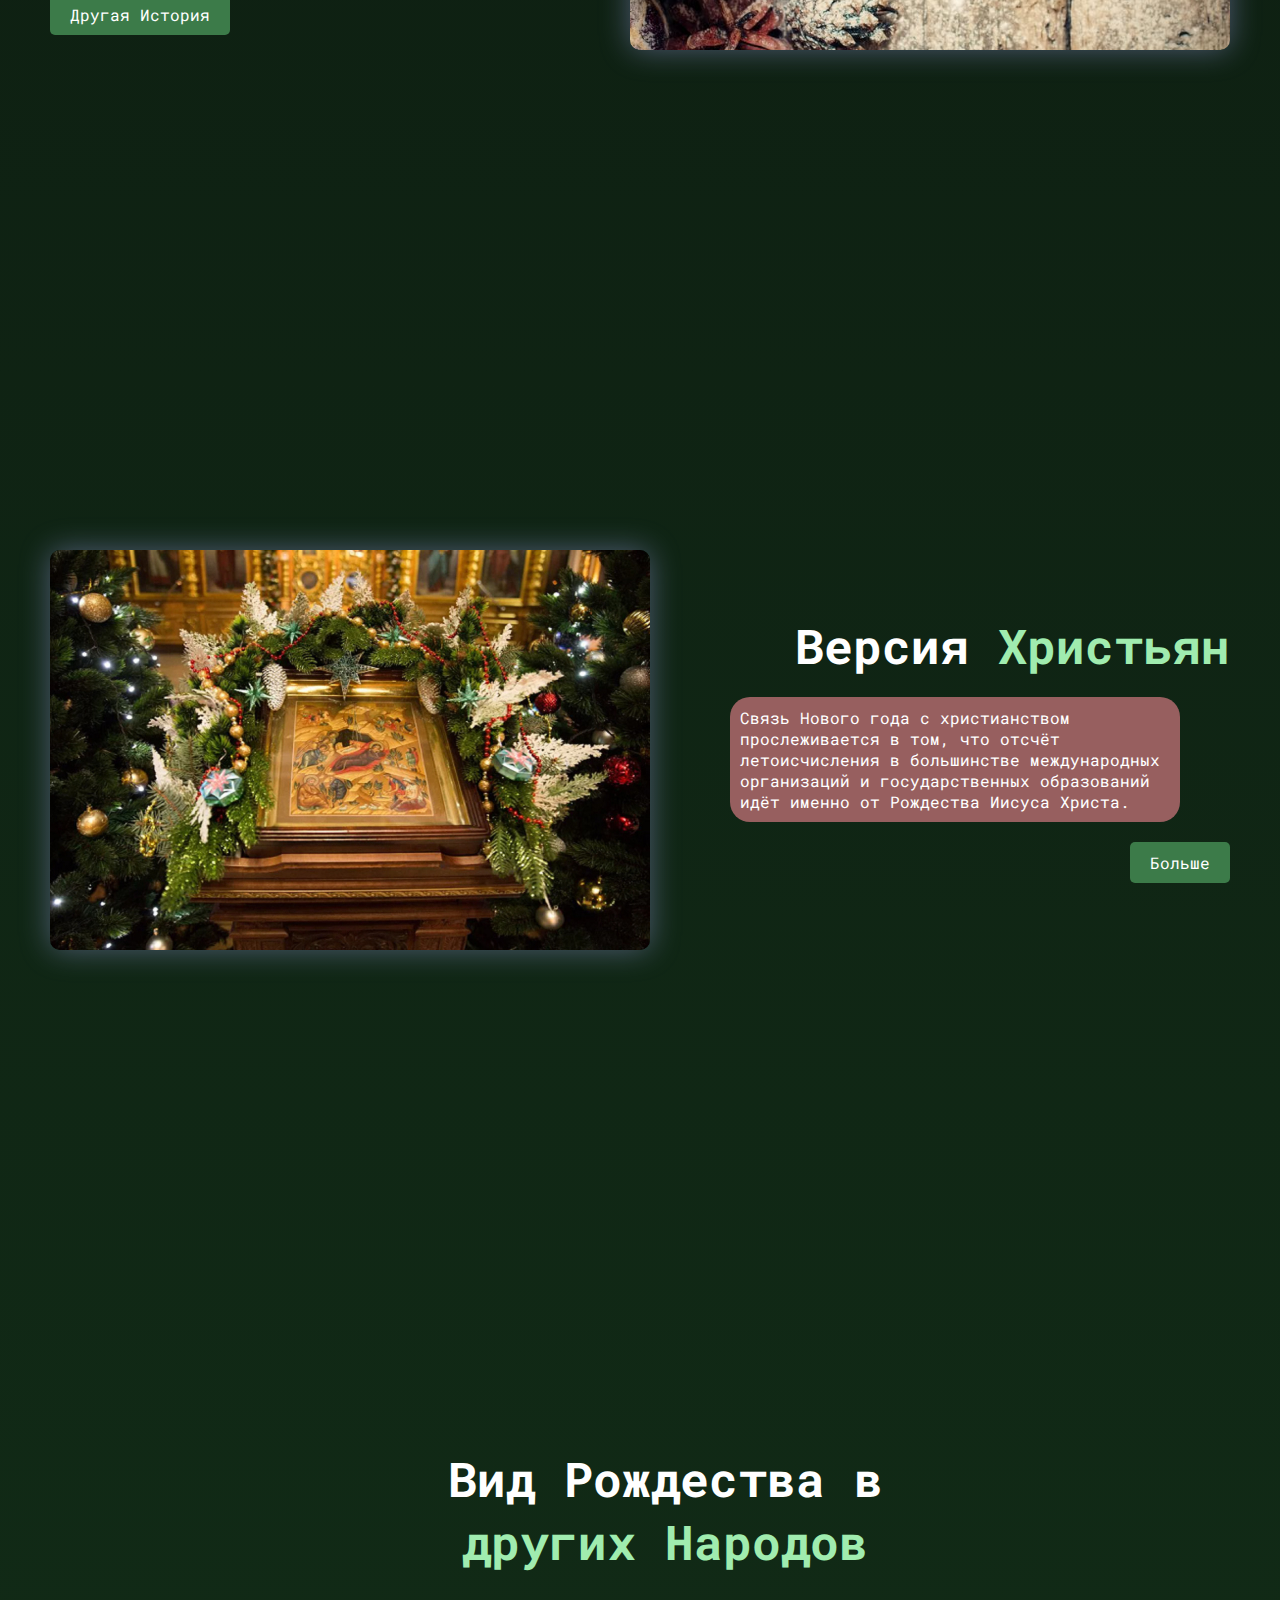
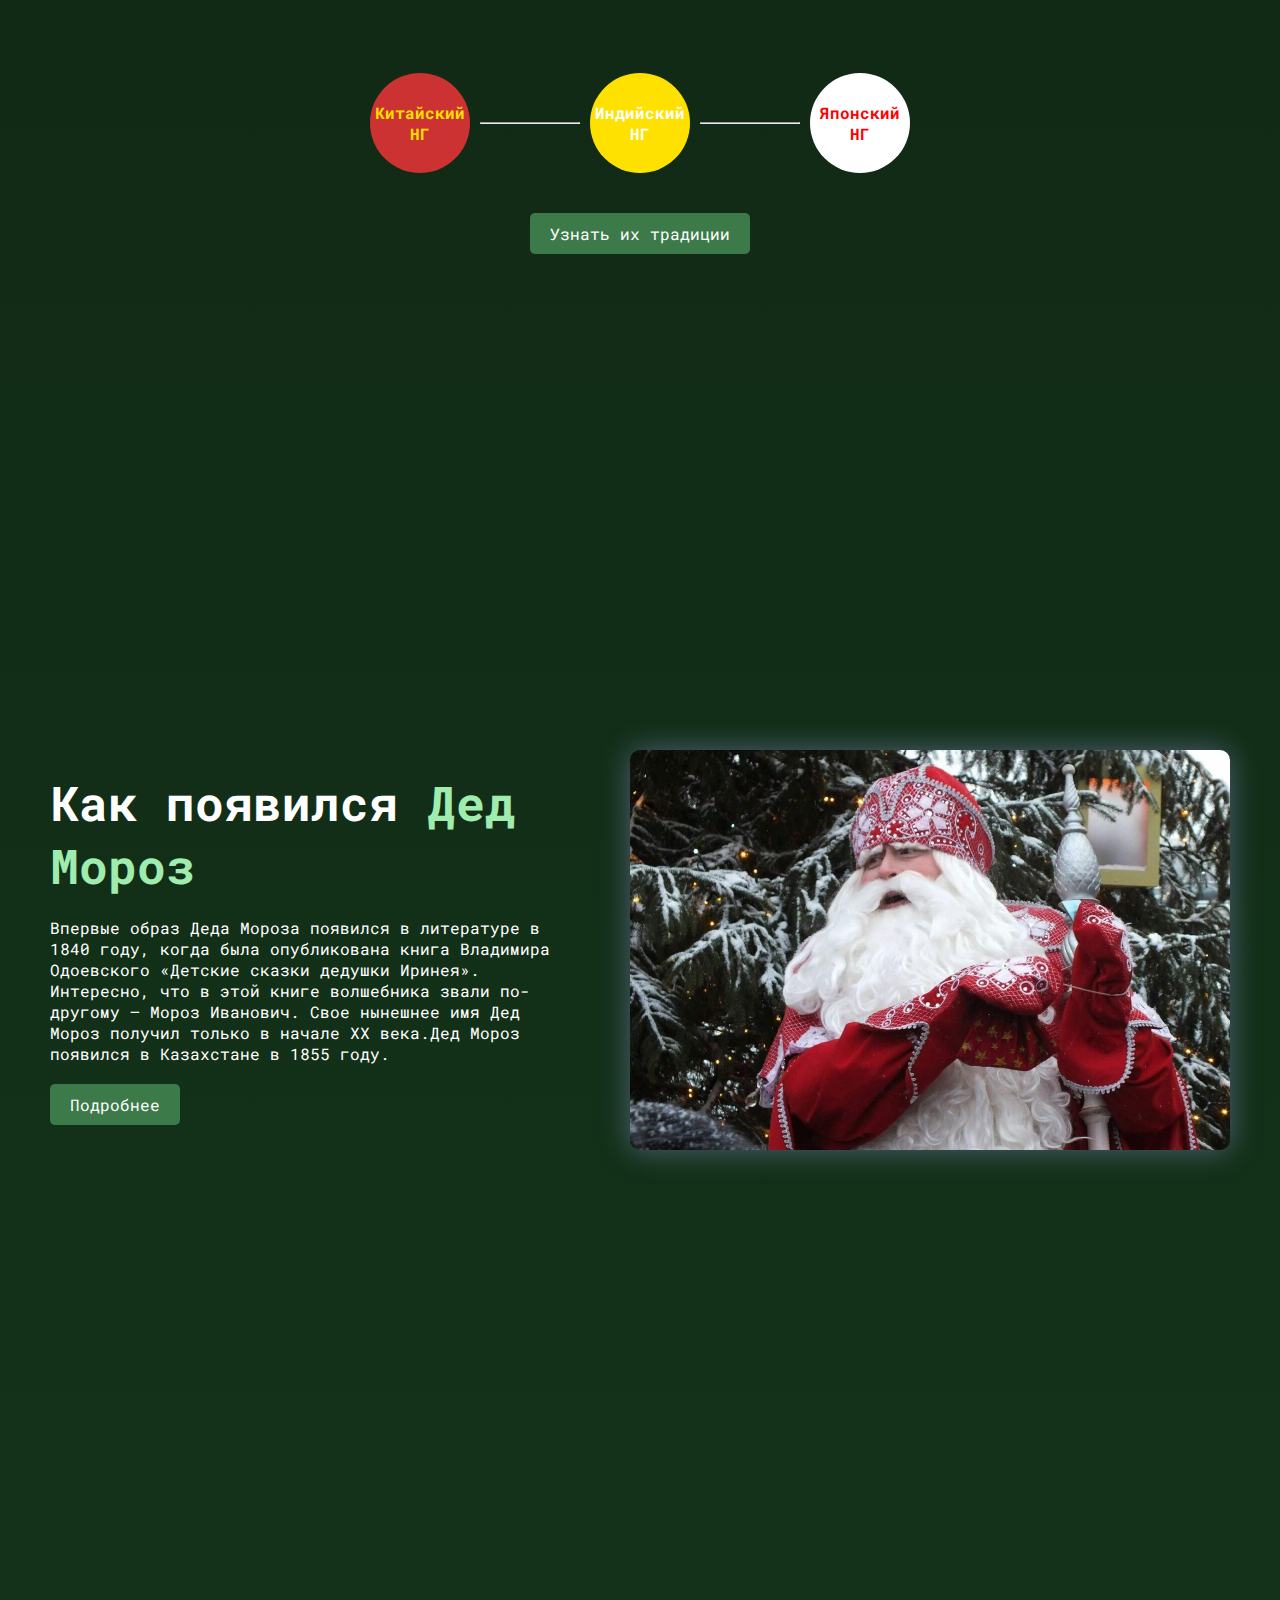
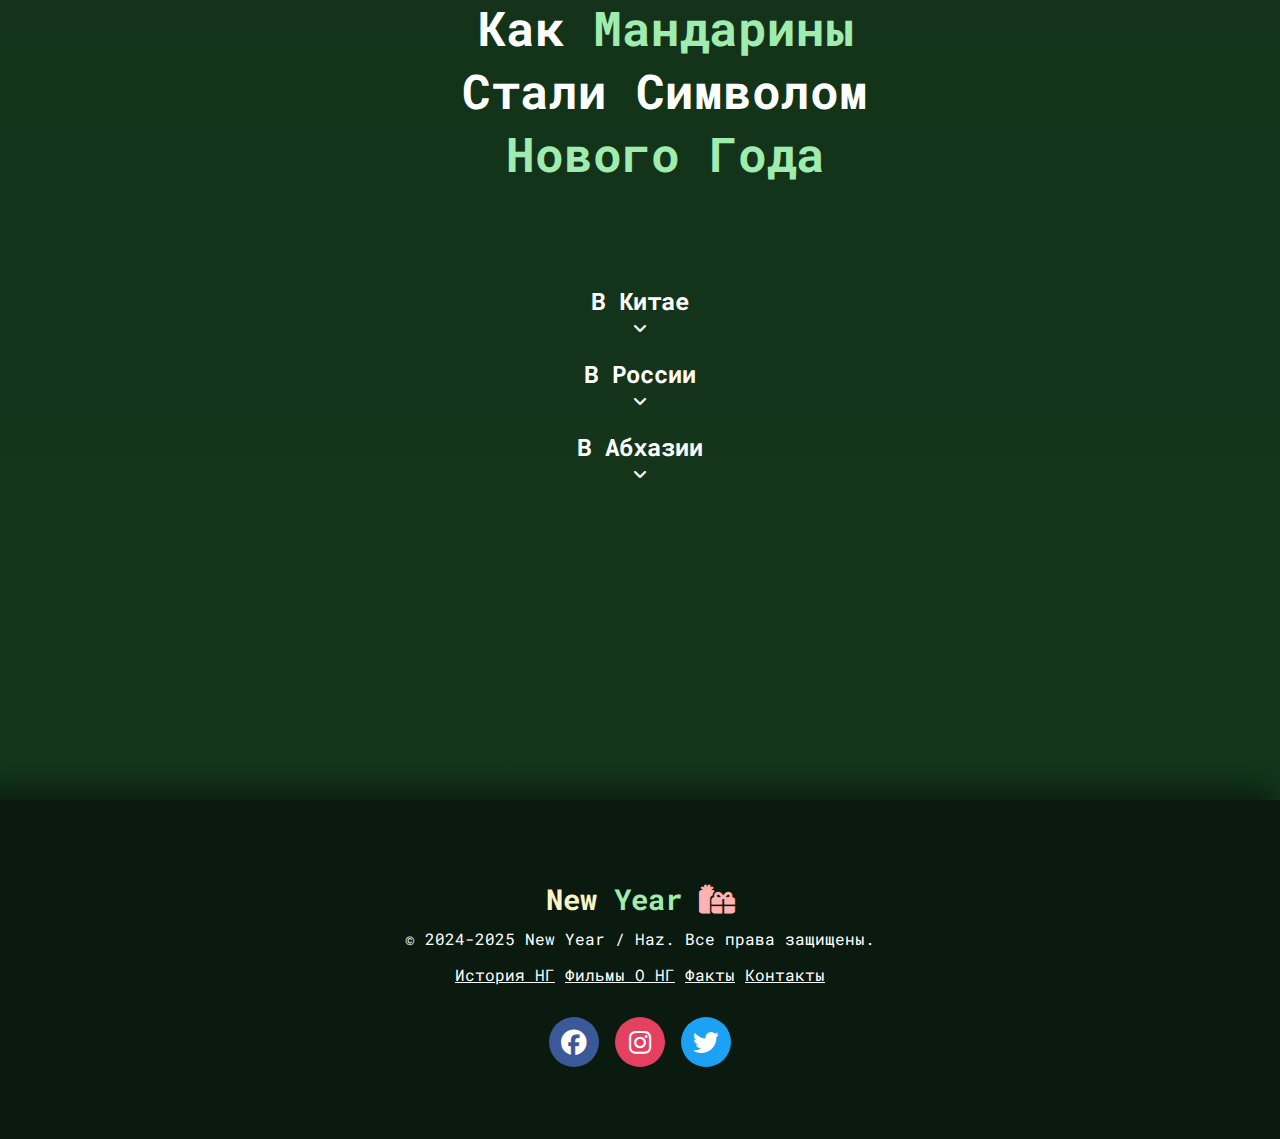
<file: pages/history-of-new-year.html>
<!DOCTYPE html>
<html lang="en">
<head>
    <meta charset="UTF-8">
    <meta name="viewport" content="width=device-width, initial-scale=1.0">
    <link rel="stylesheet" href="../styles/style.css">
    <link rel="stylesheet" href="https://cdnjs.cloudflare.com/ajax/libs/font-awesome/6.7.2/css/all.min.css" integrity="sha512-Evv84Mr4kqVGRNSgIGL/F/aIDqQb7xQ2vcrdIwxfjThSH8CSR7PBEakCr51Ck+w+/U6swU2Im1vVX0SVk9ABhg==" crossorigin="anonymous" referrerpolicy="no-referrer" />
    <title>History Of New Year</title>
    <link rel="stylesheet" href="../styles/history.css">
</head>
<body>
     <!-- snowfall -->
     <div id="snowfall-container"></div>


     <!-- header -->
 
     <header>
         <nav>
             <div class="container">
                 <a href="../index.html" class="logo">New <span>Year </span><i class="fa-solid fa-gifts"></i></a>
                 <div class="nav-list">
                     <a href="./history-of-new-year.html">История НГ</a>
                     <a href="./films.html">Фильмы О НГ</a>
                     <a href="./facts.html">Факты</a>
                     <a class="nav-btn" href="./contacts.html">Контакты</a>
                 </div>
             </div>
         </nav>
         <div class="hero">
             <div class="text-container">
                 <h1>История <span>Нового Года!</span></h1>
                 <p>Сейчас вы узнаете многое об истории Рождетсва.</p>
                 <a href="#story" class="btn">Подробнее</a>
             </div>
         </div>
     </header>

     <!-- main of html document -->

     <main>
         <section class="history" id="story">
             <div class="container">
                <div class="text-container">
                    <h2>Так Как Же<span> Он Появился?</span></h2>
                    <p>В России до XV века Новый год отмечался 1 сентября. Однако в 1699 году Пётр I издал указ, согласно которому Новый год начали отмечать 1 января. Сдвиг даты празднования был связан с желанием царя синхронизировать российский календарь с календарями европейских стран.</p>
                    <a href="#christ" class="btn">Другая История</a>
                </div>
                <img src="../images/history-img.jpg" alt="">
             </div>
         </section>

         <!-- history version 2 -->

         <section class="history history-2" id="christ">
             <div class="container">
                 <img src="../images/history-Jesus.jpg" alt="">
                 <div class="text-container">
                     <h2>Версия<span> Христьян</span></h2>
                     <p>Связь Нового года с христианством прослеживается в том, что отсчёт летоисчисления в большинстве международных организаций и государственных образований идёт именно от Рождества Иисуса Христа.</p>
                     <a href="#ver" class="btn">Больше</a>
                 </div>
             </div>
         </section>

         <!-- history our version section -->

         <section class="our-versions" id="ver">
            <div class="container-block">
                <div class="text-container">
                    <h2>Вид Рождества в <span>других Народов</span></h2>
                </div>
                <div class="versions">
                    <div class="version china">
                        <p>Китайский НГ</p>
                    </div>
                    <hr>
                    <div class="version india">
                        <p>Индийский НГ</p>
                    </div>
                    <hr>
                    <div class="version japan">
                        <p>Японский НГ</p>
                    </div>
                </div>
                <a href="./facts.html#trad" class="btn" style="margin-top: 40px;">Узнать их традиции</a>
            </div>
         </section>
         
                 <!-- как появился дед мороз section -->

        <section class="how-to-come">
            <div class="container">
                <div class="text-container">
                    <h2>Как появился <span>Дед Мороз</span></h2>
                    <p>Впервые образ Деда Мороза появился в литературе в 1840 году, когда была опубликована книга Владимира Одоевского «Детские сказки дедушки Иринея». Интересно, что в этой книге волшебника звали по-другому — Мороз Иванович. Свое нынешнее имя Дед Мороз получил только в начале XX века.Дед Мороз появился в Казахстане в 1855 году.</p>
                    <a href="#" class="btn">Подробнее</a>
                </div>
                <img class="santa" src="../images/ded-moros.jfif" alt="">
            </div>
        </section>

        <!-- истрия мандаринов -->

        <section class="accordion">
            <div class="container-block">
                <div class="text-container">
                    <h2>Как <span>Мандарины</span> Стали Символом <span>Нового Года</span></h2>
                </div> 
                <div class="accordion-item">
                    <div class="accordion-header">
                        <h2>В Китае</h2>
                        <i class="fa-solid fa-angle-down"></i>
                    </div>
                    <div class="accordion-content">
                        <p>В Китае мандарины ассоциировались с праздником и считались символом богатства и удачи.</p>
                    </div>
                </div>
                <div class="accordion-item">
                    <div class="accordion-header">
                        <h2>В России</h2>
                        <i class="fa-solid fa-angle-down"></i>
                    </div>
                    <div class="accordion-content">
                        <p>В Россию мандарины впервые попали из Германии в 1870-х годах.</p>
                    </div>
                </div>
                <div class="accordion-item">
                    <div class="accordion-header">
                        <h2>В Абхазии</h2>
                        <i class="fa-solid fa-angle-down"></i>
                    </div>
                    <div class="accordion-content">
                        <p>В 1890-х годах Абхазия начала выращивать мандариновые деревья и привозить плоды в Россию. Доставка занимала меньше времени, и к Новому году обеспеченные жители больших городов могли купить этот фрукт.</p>
                    </div>
                </div>
            </div>
            <!-- Add more accordion items as needed -->
        </section>

     </main>

     <!-- footer -->

    <footer>
        <div class="container-block">
            <div class="text-footer">
                <a href="#" class="logo">New <span>Year </span><i class="fa-solid fa-gifts"></i></a>
                <p>&copy; 2024-2025 New Year / Haz. Все права защищены.</p>
            </div>
            <div class="links">
                <a href="./history-of-new-year.html">История НГ</a>
                <a href="./films.html">Фильмы О НГ</a>
                <a href="./facts.html">Факты</a>
                <a href="./contacts.html">Контакты </a>
            </div>
            <div class="soc">
                <a href="#" class="facebook"><i class="fa-brands fa-facebook"></i></a>
                <a href="#" class="instagramm"><i class="fa-brands fa-instagram"></i></a>
                <a href="#" class="twitter"><i class="fa-brands fa-twitter"></i></a>
            </div>
        </div>
    </footer>

    <script src="../javascript/accordeon.js"></script>
    <!-- snowflake effect -->
    <script src="../javascript/snow.js"></script>
</body>
</html>
</file>
<file: styles/contacs.css>
/* header section */

header {
    background: linear-gradient(rgba(0, 0, 0, 0.5), rgba(0, 0, 0, 0.5)), 
                url(../images/bg-img-contacts.jpg) center/cover no-repeat !important;
}

/* form styles */

.contacts {
    height: 100vh;
    display: flex;
    align-items: center;
    justify-content: center;
    margin-block: 100px;
}

form {
    width: 400px;
    min-height: 500px;
    padding: 20px;
    background: #f2f2f2;
    border-radius: 10px;
    box-shadow: 0px 0px 30px #a0a2ec71;
    display: flex;
    flex-direction: column;
}

input, textarea {
    margin: 10px 0;
    padding: 10px;
    border-radius: 5px;
    width: 100%;
}

textarea {
    height: 400px;
    resize: none;
}
/* 
informations  */

.informations {
    display: flex;
    align-items: center;
    justify-content: center;
    height: 100vh;
}

.ours {
    max-width: 300px;
    margin-inline: auto !important;
    margin-right: 50px;
    display: flex;
    align-items: center;
    justify-content: center;
    flex-direction: column;
    padding: 20px;
}

.informations .text-container {
    margin-bottom: 100px;
}

.map {
    border-radius: 20px;
    box-shadow: 0px 0px 30px #ffffff71;
}

.info {
    margin-bottom: 30px;
}

@media (max-width: 768px) {
    form {
        width: 100%;
        padding: 10px;
    }
    .map {
        width: 90% !important;
    }
    .map iframe {
        width: 100% !important;
        height: 400px;
    }
}
</file>
<file: styles/facts.css>
/* header facts settings */

header {
    background: url(../images/header-facts-img.jfif) center/cover no-repeat;
}

/* facts */

.facts {
    min-height: 100vh;
    display: flex;
    align-items: center;
    justify-content: center;
}

.facts .text-container {
    margin-bottom: 100px;
}

.facts-list {
    display: flex;
    align-items: center;
    justify-content: center;
    flex-wrap: wrap;
}

.fact {
    width: 300px;
    margin: 20px;
    padding: 20px;
    border-radius: 10px;
    box-shadow: 8px 8px 5px rgba(0, 0, 0, 0.5);
}

.fact.a {
    background: linear-gradient(rgba(0, 0, 0, 0.344), rgba(0, 0, 0, 0.558)) ,url(../images/facts/fact-1.jfif) center/cover no-repeat;
}

.fact.b {
    background: linear-gradient(rgba(0, 0, 0, 0.344), rgba(0, 0, 0, 0.558)) ,url(../images/facts/fact-2.gif) center/cover no-repeat;
}

.fact.c {
    background: linear-gradient(rgba(0, 0, 0, 0.344), rgba(0, 0, 0, 0.558)) ,url(../images/facts/fact-3.webp) center/cover no-repeat;
}

.fact.d {
    background: linear-gradient(rgba(0, 0, 0, 0.344), rgba(0, 0, 0, 0.558)) ,url(../images/facts/fact-4.webp) center/cover no-repeat;
}

.fact.e {
    background: linear-gradient(rgba(0, 0, 0, 0.344), rgba(0, 0, 0, 0.558)) ,url(../images/facts/fact-5.jfif) center/cover no-repeat;
}

.fact h2 {
    margin-bottom: 20px;
}

/* tarditions */

.traditions {
    min-height: 100vh;
    display: flex;
    align-items: center;
    justify-content: center;
    margin-top: 200px;
}

.traditions img {
    object-fit: cover;
    object-position: center;
    max-width: 500px;
    border-radius: 20px;
    margin-bottom: 50px;
}

.trad-list {
    display: flex;
    align-items: center;
    justify-content: center;
    flex-direction: column;
}

.trad {
    display: flex;
    align-items: center;
    justify-content: center;
    flex-direction: column-reverse;
    margin-top: 100px;
}
</file>
<file: styles/film.css>
/* header settings */

header {
    background: linear-gradient(rgba(0, 0, 0, 0.5), rgba(0, 0, 0, 0.5)), 
                url(../images/Header-img-film.jfif) center/cover no-repeat !important;
}

/* slider settings */

.films {
    display: flex;
    align-items: center;
    justify-content: center;
    flex-direction: column;
}

.swiper-container {
    width: 80%;
    max-width: 1000px;
    margin: 0 auto;
    padding: 20px 0; 
    overflow: hidden; 
}


.swiper-slide {
    width: 220px;  
    height: 320px; 
    box-shadow: 0 4px 8px rgba(0,0,0,0.1);
    border-radius: 8px;
    overflow: hidden;
}

.swiper-slide img {
    display: block;
    width: 100%;
    height: 55%;
    object-fit: cover;
}

.slide-content {
    padding: 10px; 
    background-color: #fff;
}

.slide-content h3 {
    margin-top: 0;
    margin-bottom: 5px;
    color: #333;
    font-size: 2rem; 
}

.slide-content p {
    font-size: 1.2rem;
    color: #666;
    margin-bottom: 8px; 
}

/* Стилизация кнопок пагинации */
.swiper-pagination {
    position: absolute;
    bottom: 10px;
    left: 50%;
    transform: translateX(-50%);
    z-index: 10
}

.swiper-pagination-bullet {
    width: 12px;
    height: 12px;
    background-color: rgba(255, 255, 255, 0.5) !important; 
    border-radius: 50%;
    margin: 0 6px;
    cursor: pointer;
    transition: background-color 0.3s ease, transform 0.3s ease;
}

.swiper-pagination-bullet-active {
    background-color: #a0ecaf;
    transform: scale(1.2);
}

/* Стилизация кнопок навигации */
.swiper-button-prev, .swiper-button-next {
    position: absolute;
    top: 50%;
    transform: translateY(-50%);
    width: 40px;
    padding: 20px;
    height: 40px;
    background-color: rgba(160, 236, 175, 0.8);
    border-radius: 50%;
    color: #fff !important;
    display: flex;
    align-items: center;
    justify-content: center;
    cursor: pointer;
    transition: background-color 0.3s ease, transform 0.3s ease;
    z-index: 10; 
}

.swiper-button-prev::after, .swiper-button-next::after {
    font-family: 'Font Awesome 6 Free';
    font-weight: 900;
    font-size: 18px;
}

.swiper-button-prev::after {
    content: '\f104'; 
}

.swiper-button-next::after {
    content: '\f105';
}
.swiper-button-prev {
    left: 10px; 
}

.swiper-button-next {
    right: 10px;
}

.swiper-button-prev:hover, .swiper-button-next:hover {
    background-color: #3b9a51; 
    transform: translateY(-50%) scale(1.1);
}

@media (max-width: 668px) {
    .swiper-slide {
        font-size: 0.7rem;
    }

    .swiper-slide p {
        font-size: 1rem;
    }

    img {
        height: 250px !important;
    }

    .swiper-slide h3 {
        font-size: 1.5rem;
    }
}
</file>
<file: styles/history.css>
/* header img */

header {
    background: linear-gradient(rgba(0, 0, 0, 0.5), rgba(0, 0, 0, 0.5)), 
                url(../images/1920x1080-px-beautiful-Christmas-gift-holiday-merry-santa-snow-tree-winter-1796647.jpg) center/cover no-repeat;
}

/* main content */

.history, .how-to-come {
    display: flex;
    align-items: center;
    justify-content: center;
    height: 100vh;
}

.history img, .santa {
    width: 600px;
    box-shadow: 0px 0px 30px #a0a2ec71;
    height: 400px;
    border-radius: 10px;
    object-fit: cover;
    margin-right: 50px;
}

.history p {
    padding: 10px;
    background-color: #426f3e;
    border-radius: 20px;
    margin-left: 30px;
} 

/* history version 2 stylesheet */

.history-2 img {
    margin-left: 50px;
    margin-right: 0;
}

.history-2 p{
    margin-left: 0;
    margin-right: 50px;
    background-color: rgb(151, 95, 95);
    text-align: left;
}

.history-2{
    text-align: right;
}

.history-2 .text-container {
    margin-right: 50px;
}

/* our traditional */

.our-versions {
    display: flex;
    align-items: center;
    justify-content: center;
    height: 100vh;
}

.our-versions .text-container {
    margin-bottom: 100px;
}

.versions {
    display: flex;
    align-items: center;
    justify-content: center;
    flex-wrap: wrap;
}

hr {
    width: 100px;
    margin: 10px;
}

.version {
    display: flex;
    align-items: center;
    justify-content: center;
    width: 100px;
    height: 100px;
    border-radius: 50%;
    background-color: #a0ecb471;
    font-weight: bolder;
}

.japan {
    background-color: #ffffff;
    color: rgb(255, 0, 0);
}

.china {
    color: #ffe100;
    background-color: #cd3232;
}

.india {
    color: rgb(255, 255, 255);
    background-color: #ffe100;
}

.accordion-content {
    max-height: 0;
    overflow: hidden;
}

.accordion-item {
    cursor: pointer;
    margin-bottom: 20px;
}

.accordion-header i {
    transform: rotate(0deg);
    transition: transform 0.5s ease-out;
}

.accordion-item.active .accordion-header i {
    transform: rotate(180deg);
}

.accordion {
    width: 80%;
    height: 100vh;
    margin-inline: auto;
    display: flex;
    align-items: center;
    justify-content: center;
}

.accordion-content p {
    max-width: 300px;
}

.accordion .text-container {
    margin-bottom: 100px;
}
</file>
<file: styles/style.css>
@import url('https://fonts.googleapis.com/css2?family=Roboto+Mono:ital,wght@0,100..700;1,100..700&display=swap'); /* link css font Roboto mono*/

/* reset css */

* {
    box-sizing: border-box;
    margin: 0;
    padding: 0;
    font-family: 'Roboto Mono';
    transition: all 0.3s ease;
}

html {
    scroll-behavior: smooth;
}

body {
    background: linear-gradient(180deg, rgba(12,24,15,1) 0%, rgb(21, 57, 28) 100%);
    min-height: 100vh;
    color: #fff;
    overflow-x: hidden;
}

button, input, textarea {
    border: none !important;
    width: 100%;
    cursor: pointer;
    &:focus {
        outline: none;
    }
}

/* header */

header {
    box-shadow:  0px 10px 30px #202f24;
    background: url(../images/christmas_decorations_new_year_christmas_118570_3840x2400.jpg) center/cover no-repeat;
    height: 100vh;
    color: #fff;
}

nav {
    z-index: 99999999999999999999;
    box-shadow: 0px 8px 10px #204f2b7d;
    background-color: #38664156;
    backdrop-filter: blur(10px);
    padding: 25px;
    position: fixed;
    width: 100%;
}

.container {
    width: 100%;
    display: flex;
    align-items: center;
    justify-content: space-between;
}

.nav-list {
    display: flex;
    align-items: center;
    justify-content: center;
}

.nav-list a {
    color: #fff;
    text-decoration: none;
    margin-right: 20px;
    position: relative;
    transition: color 0.3s ease;
}

.logo {
    font-size: 1.8rem;
    text-decoration: none;
    color: rgb(248, 244, 198);
    font-weight: bolder;
}

.logo i {
    color: rgb(255, 178, 178);
}

span {
    font-size: 1.8rem;
    color: #a0ecaf;
}

/* links beautifully animations  */

.nav-list a:not(.nav-btn)::before,
.nav-list a:not(.nav-btn)::after {
    content: '';
    position: absolute;
    width: 0;
    height: 2px;
    background-color: #a0ecaf;
    transition: width 0.3s ease;
}

.nav-list a:not(.nav-btn)::before {
    left: 0;
    top: -5px;
}

.nav-list a:not(.nav-btn)::after {
    right: 0;
    bottom: -5px;
}

.nav-list a:not(.nav-btn):hover {
    color: #a0ecaf;
}

.nav-list a:not(.nav-btn):hover::before,
.nav-list a:not(.nav-btn):hover::after {
    width: 100%;
}

.nav-btn, .btn {
    display: inline-block;
    padding: 10px 20px;
    background-color: #3c7b49;
    color: #ffffff;
    text-decoration: none;
    border-radius: 5px;
    transition: all 0.3s ease;
    position: relative;
    overflow: hidden;
}

.nav-btn::before, .btn::before {
    content: '';
    position: absolute;
    top: 0;
    left: -100%;
    width: 100%;
    height: 100%;
    background: linear-gradient(120deg, transparent, rgba(255, 255, 255, 0.3), transparent);
    transition: all 0.5s;
}

.nav-btn:hover, .btn:hover {
    background-color: #3b9a51;
    box-shadow: 0 0 10px rgba(160, 236, 175, 0.5);
    color: #75e98c;
}

.nav-btn:hover::before, .btn:hover::before {
    left: 100%;
}

.hero{
    height: 100vh;
    display: flex;
    align-items: center;
    justify-content: start;
}

.text-container {
    margin-left: 50px;
    max-width: 500px;
}

.text-container h1, .text-container h2, .text-container span {
    font-size: 3rem;
}

.text-container p {
    margin-block: 20px;
}

/* main */

main {
    padding: 100px 0;
}

/* about site stylesheet */

.about {
    margin-bottom: 50px;
    display: flex;
    align-items: center;
    justify-content: center;
    height: 100vh;
}

.about .text-container {
    text-shadow: 3px 3px 20px #a0ecaf;
}

.about .img {
    max-width: 400px;
    height: 500px;
    object-fit: cover;
    margin-right: 50px;
    box-shadow: 0px 0px 30px #a0a2ec71;
    border-radius: 20px;
}

.wrapper {
    display: flex;
    align-items: center;
    margin-top: 30px;
}

.wrapper audio {
    border: 3px solid rgb(235, 91, 91);
    border-radius: 80px;
}

.wrapper img {
    width: 100px !important;
    position: absolute;
    margin-bottom: 55px;
    margin-left: 210px;
    filter: drop-shadow(5px 0px 10px rgba(149, 8, 8, 0.625));
    z-index: 10;
    object-fit: cover;
}

.text-container ul{
    margin-left: 50px;
}

/* news  */

.news {
    margin-block: 100px;
    display: flex;
    align-items: center;
    justify-content: center;
    min-height: 100vh;
}

.news img {
    width: 100%;
    object-fit: cover;
    height: 40%;
    border-top-left-radius: 10px;
    border-top-right-radius: 10px;
}

.container-block {
    display: flex;
    align-items: center;
    justify-content: center;
    flex-direction: column;
    text-align: center;
}

.news .text-container {
    text-shadow: 3px 3px 20px #a0ecaf;
    margin-bottom: 60px;
}

.news-list {
    display: flex;
    flex-wrap: wrap;
    justify-content: space-around;
    margin-top: 50px;
    gap: 70px !important;
}

.card {
    width: 300px;
    min-height: 500px;
    display: flex;
    align-items: center;
    justify-content: start;
    flex-direction: column;
    color: #ffffff;
    background-color: #1c4925;
    box-shadow: 10px 10px 30px 3px #0000003e, inset 5px 3px 10px rgba(255, 255, 255, 0.155);
    border-radius: 10px;
}

.card-text{
    text-shadow: 3px 3px 20px #a0ecaf;
    margin-block: auto;
}

.card-text p {
    margin-block: 20px;
}

/* footer */

footer {
    background-color: #0b1a0e;
    color: #fff;
    text-align: center;
    padding: 80px 0px;
    box-shadow: -15px 0px 30px 10px #0b1a0e;
}

footer .container-block {
    gap: 10px !important;
}

footer a {
    color: white;
}

footer p {
    margin-top: 10px;
}

footer .links {
    margin-top: 5px;
}

footer .soc {
    font-size: 1.6rem;
    margin-top: 30px;
}

.facebook {
    border-radius: 50%;
    background: #3b5998;
    padding: 8px 12px;
}

.instagramm {
    border-radius: 50%;
    background: #e4405f;
    padding: 8px 14px;
}

.twitter {
    border-radius: 50%;
    background: #1da1f2;
    padding: 8px 12px;
}

/* Snowfall effect */
.snowflake {
    color: #fff;
    font-size: 1em;
    font-family: Arial, sans-serif;
    text-shadow: 0 0 5px #000;
    position: fixed;
    top: -10%;
    z-index: 9999;
    user-select: none;
    cursor: default;
    animation-name: snowflakes-fall, snowflakes-shake;
    animation-duration: 10s, 3s;
    animation-timing-function: linear, ease-in-out;
    animation-iteration-count: infinite, infinite;
    animation-play-state: running, running;
}

@keyframes snowflakes-fall {
    0% {
        top: -10%;
    }
    100% {
        top: 100%;
    }
}

@keyframes snowflakes-shake {
    0%, 100% {
        transform: translateX(0);
    }
    50% {
        transform: translateX(80px);
    }
}

.video {
    height: 100vh;
    display: flex;
    align-items: center;
    justify-content: center;
}

.video iframe {
    border: 6px solid #306e3f;
    border-top: 15px solid #dddddd;
}

@media (max-width: 768px) {
    .hero {
        margin-top: 330px;
    }

    .nav-list {
        flex-direction: column;
        align-items: center;
        text-align: center;
        gap: 20px;
        padding: 0px;
        margin-top: 30px;
    }

    nav .container {
        flex-direction: column !important;
    }

    nav {
        left: 0;
        top: 0;
        position: absolute;
        padding: 0px !important;
    }

    .container-block {
        text-align: center !important;
    }

    .container {
        display: flex;
        text-align: center;
        flex-direction: column-reverse !important;
        align-items: center;
        text-align: center !important;
        padding: 50px 0;
    }

    li {
        text-align: left;
        align-self: self-start;
    }
    
    section {
        margin-block: 400px !important;
    }

    section img {
        margin-bottom: 50px;
        margin-inline: auto !important;
        width: 90% !important;
    }

    .news img {
        width: 100% !important;
    }

    .films img {
        width: 100% !important;
        margin-bottom: 0px;
    }

    .video iframe {
        margin-inline: auto !important;
        margin-bottom: 50px !important;
        width: 90% !important;
        height: 300px;
    }

    .text-container {
        margin-inline: auto !important;
        width: 90% !important;
    }

    .wrapper img {
        transform: translateX(200%);
    }

}
</file>
